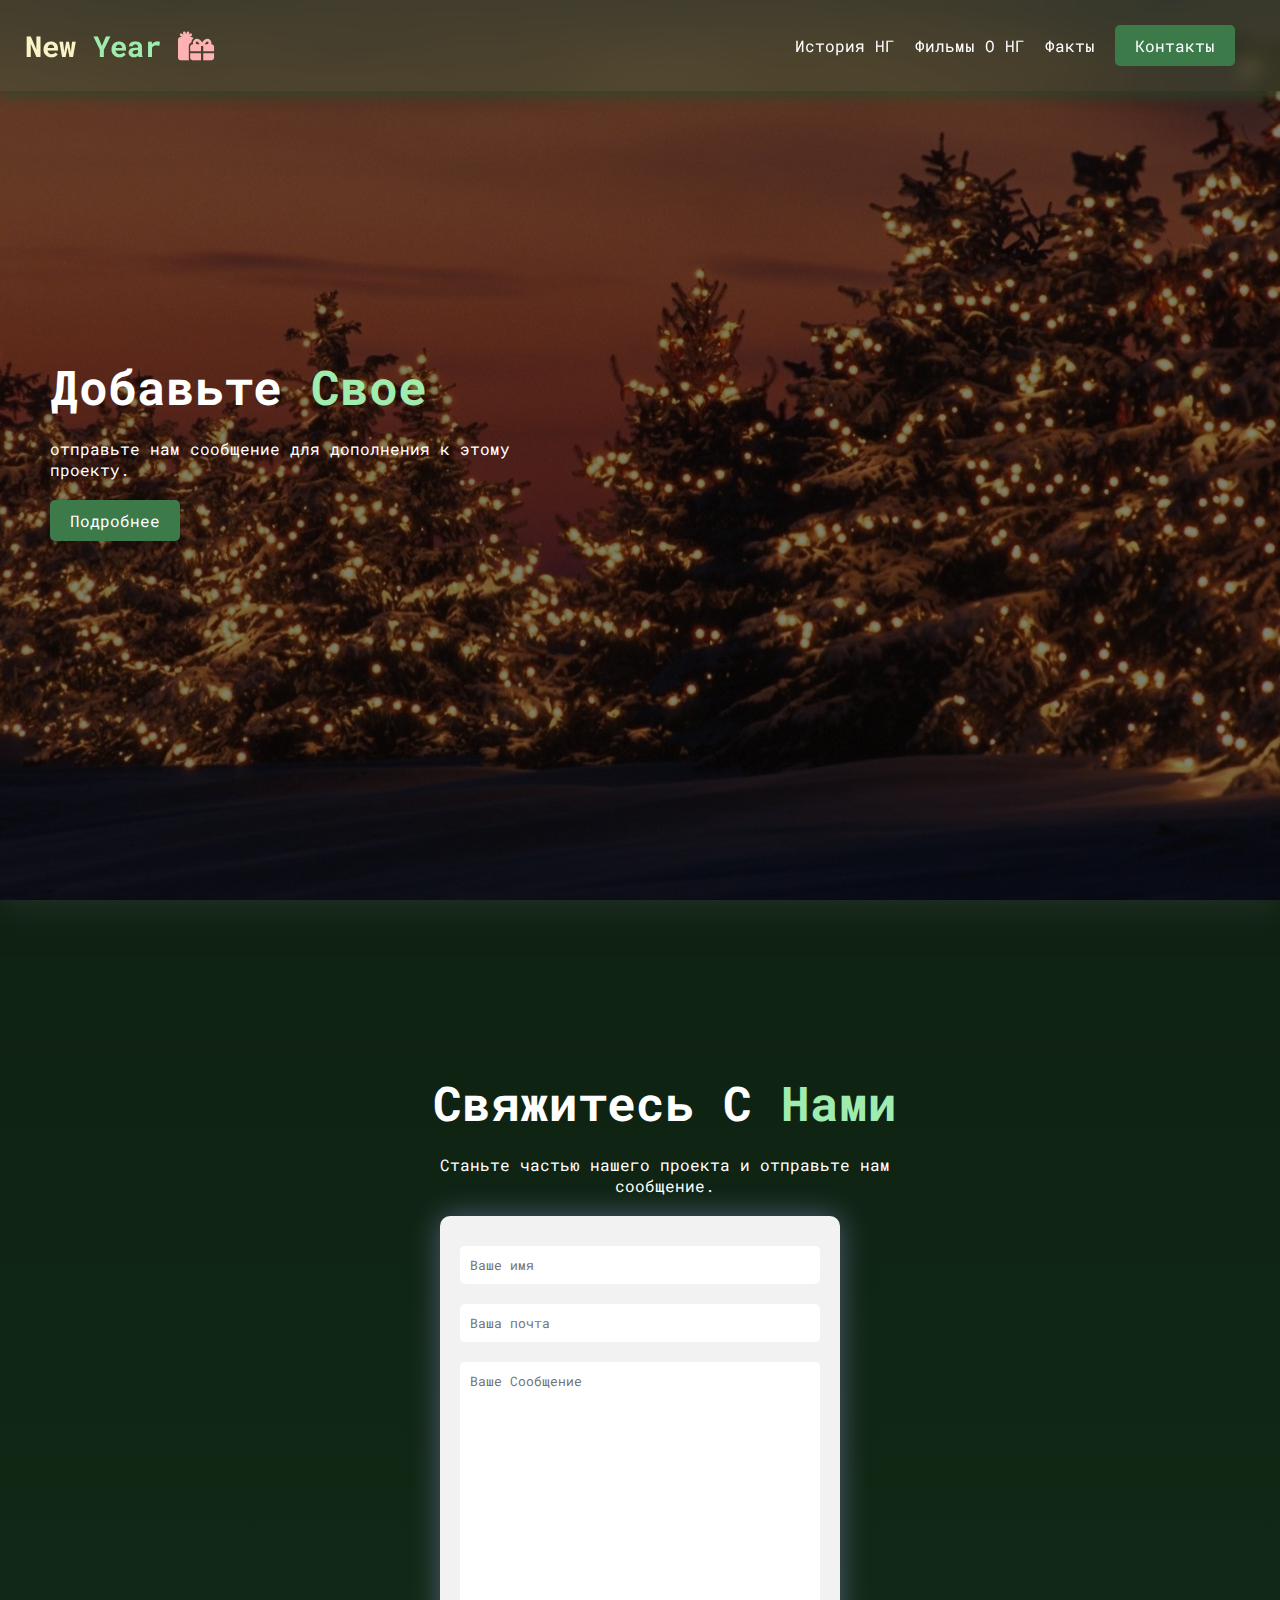
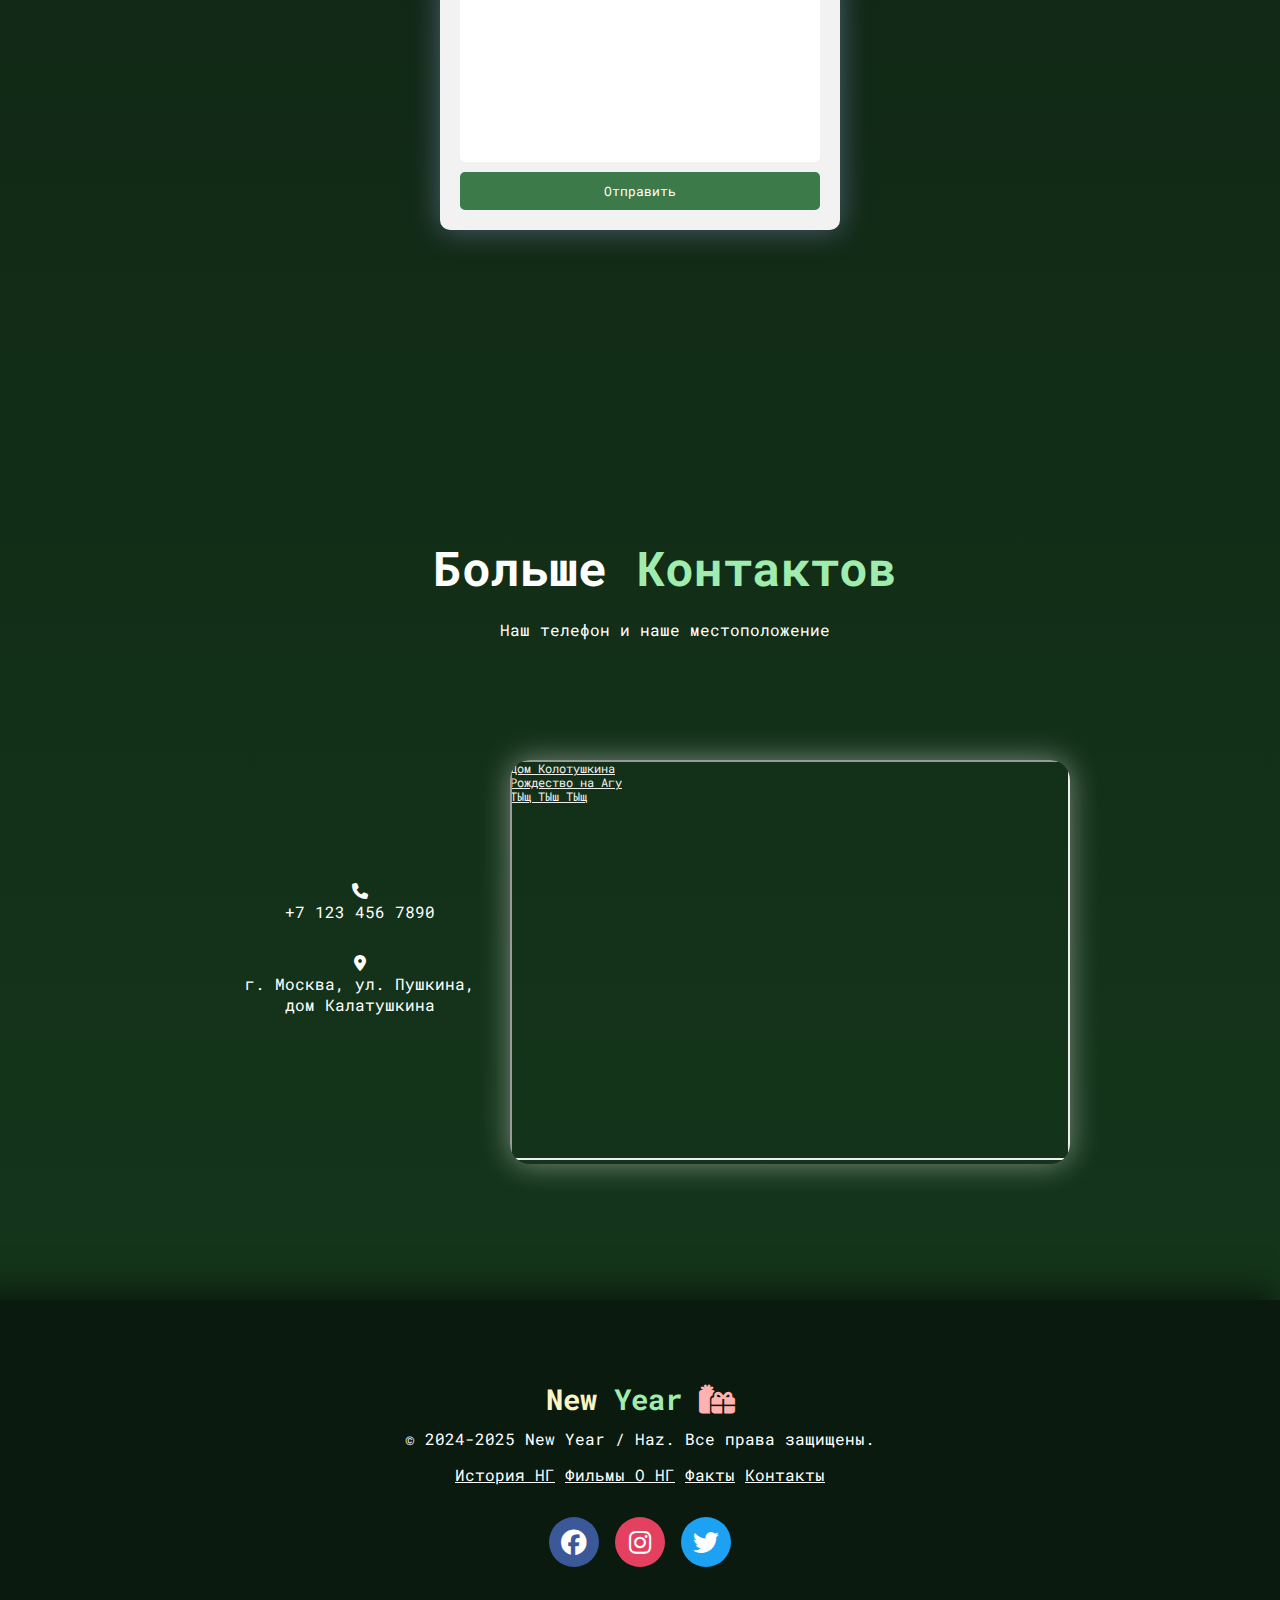
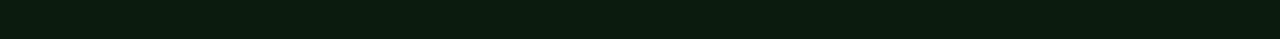
<file: pages/contacts.html>
<!DOCTYPE html>
<html lang="en">
<head>
    <meta charset="UTF-8">
    <meta name="viewport" content="width=device-width, initial-scale=1.0">
    <title>Contacs</title>
    <link rel="stylesheet" href="../styles/contacs.css">
    <link rel="stylesheet" href="../styles/style.css">
    <link rel="stylesheet" href="https://cdnjs.cloudflare.com/ajax/libs/font-awesome/6.7.2/css/all.min.css" integrity="sha512-Evv84Mr4kqVGRNSgIGL/F/aIDqQb7xQ2vcrdIwxfjThSH8CSR7PBEakCr51Ck+w+/U6swU2Im1vVX0SVk9ABhg==" crossorigin="anonymous" referrerpolicy="no-referrer" />
</head>
<body>

    <!-- snowfall -->
    <div id="snowfall-container"></div>

    <!-- header -->
    <header>
        <nav>
            <div class="container">
                <a href="../index.html" class="logo">New <span>Year </span><i class="fa-solid fa-gifts"></i></a>
                <div class="nav-list">
                    <a href="./history-of-new-year.html">История НГ</a>
                    <a href="./films.html">Фильмы О НГ</a>
                    <a href="./facts.html">Факты</a>
                    <a class="nav-btn" href="./contacts.html">Контакты</a>
                </div>
            </div>
        </nav>
        <div class="hero">
            <div class="text-container">
                <h1>Добавьте <span>Свое</span></h1>
                <p>отправьте нам сообщение для дополнения к этому проекту.</p>
                <a href="#contacts" class="btn">Подробнее</a>
            </div>
        </div>
    </header>

    <!-- main of html document -->

    <section class="contacts" id="contacts">
        <div class="container-block">
            <div class="text-container">
                <h2>Свяжитесь С <span>Нами</span></h2>
                <p>Станьте частью нашего проекта и отправьте нам сообщение.</p>
            </div>
            <form action="#">
                <input type="text" placeholder="Ваше имя" name="name">
                <input type="email" placeholder="Ваша почта" name="email">
                <textarea name="messege" id="messege" placeholder="Ваше Сообщение"></textarea>
                <button class="btn" type="submit">Отправить</button>
            </form>
        </div>
    </section>

    <section class="informations">
        <div class="container-block">
            <div class="text-container">
                <h2>Больше <span>Контактов</span></h2>
                <p>Наш телефон и наше местоположение</p>
            </div>
            <div class="container">
                <div class="ours">
                    <div class="info">
                        <i class="fa-solid fa-phone"></i>
                        <p>+7 123 456 7890</p>
                    </div>
                    <div class="info">
                        <i class="fa-solid fa-map-marker-alt"></i>
                        <p>г. Москва, ул. Пушкина, дом Калатушкина</p>
                    </div>
                </div>
                <div class="map" style="position:relative;overflow:hidden;"><a href="https://yandex.kz/maps/org/dom_kolotushkina/89067343641/?utm_medium=mapframe&utm_source=maps" style="color:#eee;font-size:12px;position:absolute;top:0px;">Дом Колотушкина</a><a href="https://yandex.kz/maps/1095/abakan/category/hardware_store/184107753/?utm_medium=mapframe&utm_source=maps" style="color:#eee;font-size:12px;position:absolute;top:14px;">Рождество на Агу</a><a href="https://yandex.kz/maps/1095/abakan/category/electric_and_gas_powered_tools/184107571/?utm_medium=mapframe&utm_source=maps" style="color:#eee;font-size:12px;position:absolute;top:28px;">ТЫщ ТЫш ТЫщ</a><iframe src="https://yandex.kz/map-widget/v1/?ll=91.420785%2C53.714429&mode=search&oid=89067343641&ol=biz&z=16.5" width="560" height="400" frameborder="1" allowfullscreen="true" style="position:relative;"></iframe></div>
            </div>
        </div>
    </section>

    <!-- footer -->

    <footer>
        <div class="container-block">
            <div class="text-footer">
                <a href="#" class="logo">New <span>Year </span><i class="fa-solid fa-gifts"></i></a>
                <p>&copy; 2024-2025 New Year / Haz. Все права защищены.</p>
            </div>
            <div class="links">
                <a href="./history-of-new-year.html">История НГ</a>
                <a href="./films.html">Фильмы О НГ</a>
                <a href="./facts.html">Факты</a>
                <a href="./contacts.html">Контакты </a>
            </div>
            <div class="soc">
                <a href="#" class="facebook"><i class="fa-brands fa-facebook"></i></a>
                <a href="#" class="instagramm"><i class="fa-brands fa-instagram"></i></a>
                <a href="#" class="twitter"><i class="fa-brands fa-twitter"></i></a>
            </div>
        </div>
    </footer>
    
    <!-- snowflake effect -->
    <script src="../javascript/snow.js"></script>
</body>
</html>
</file>
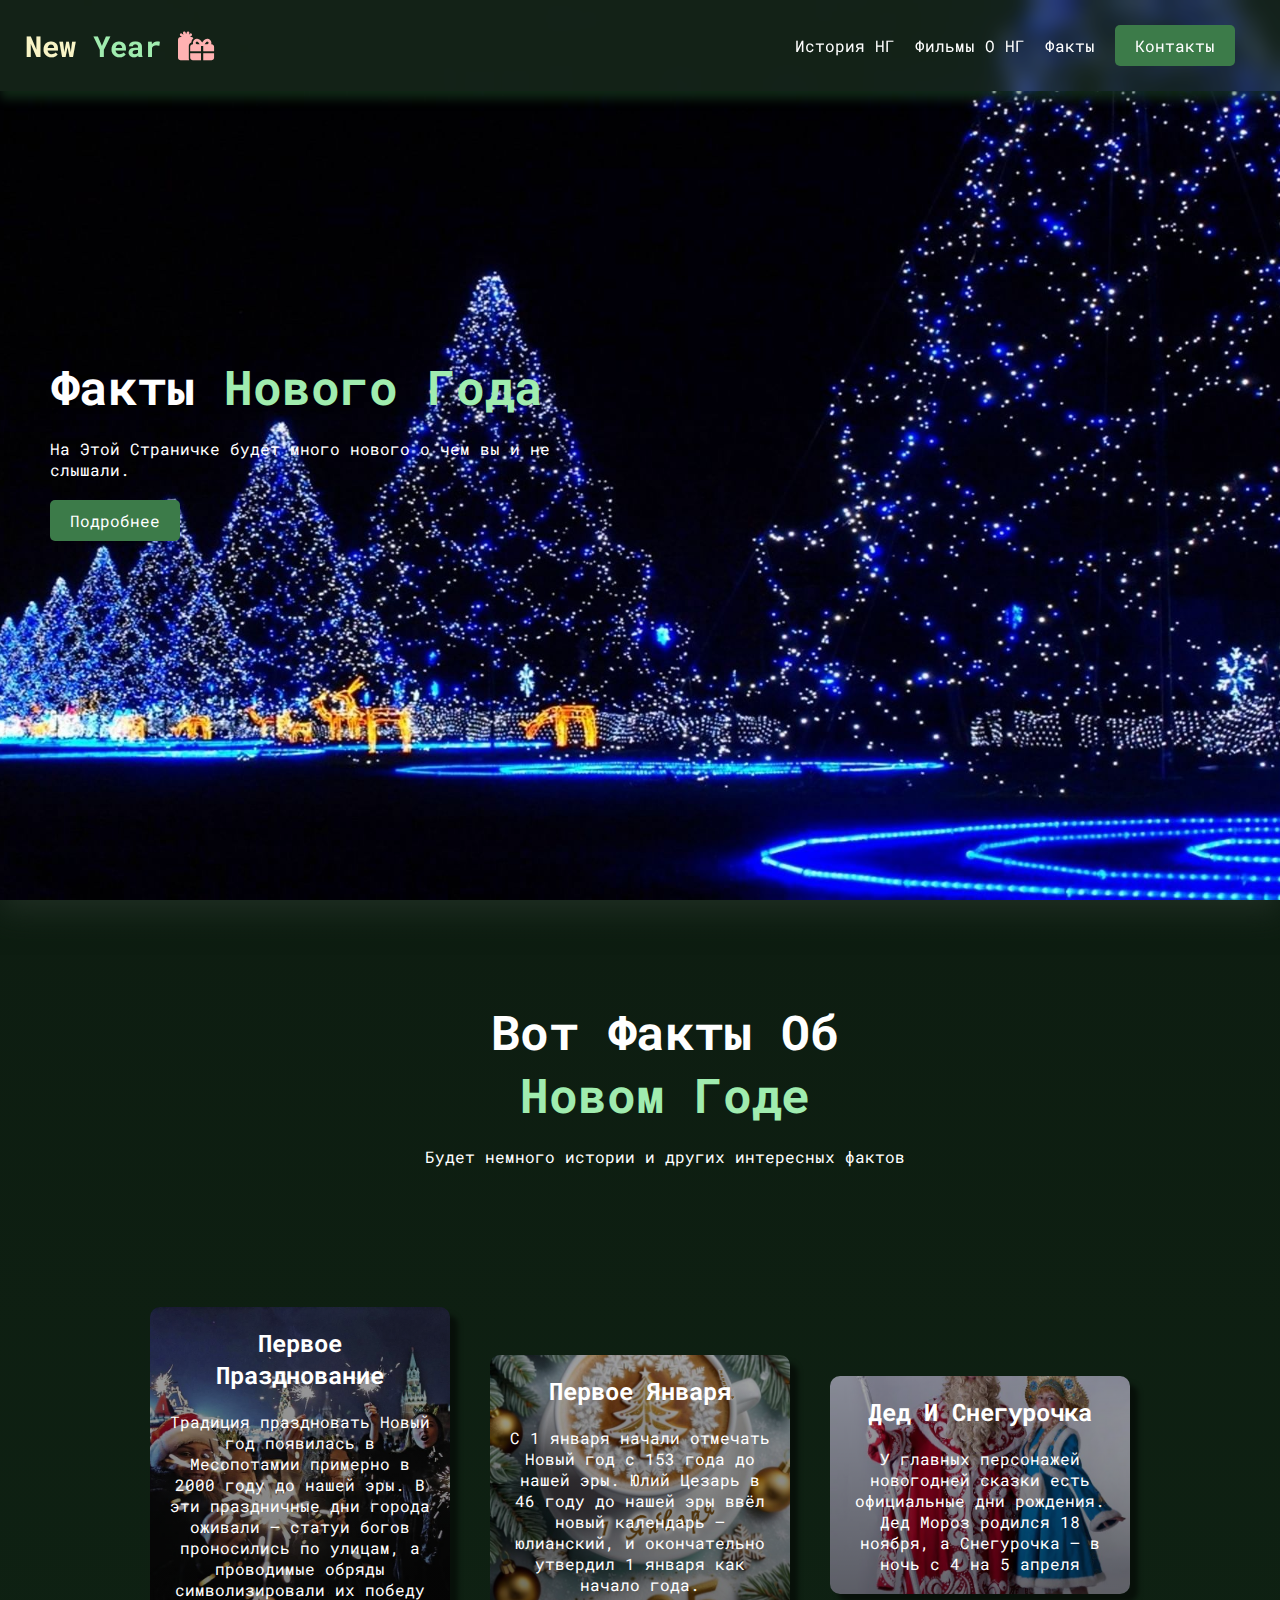
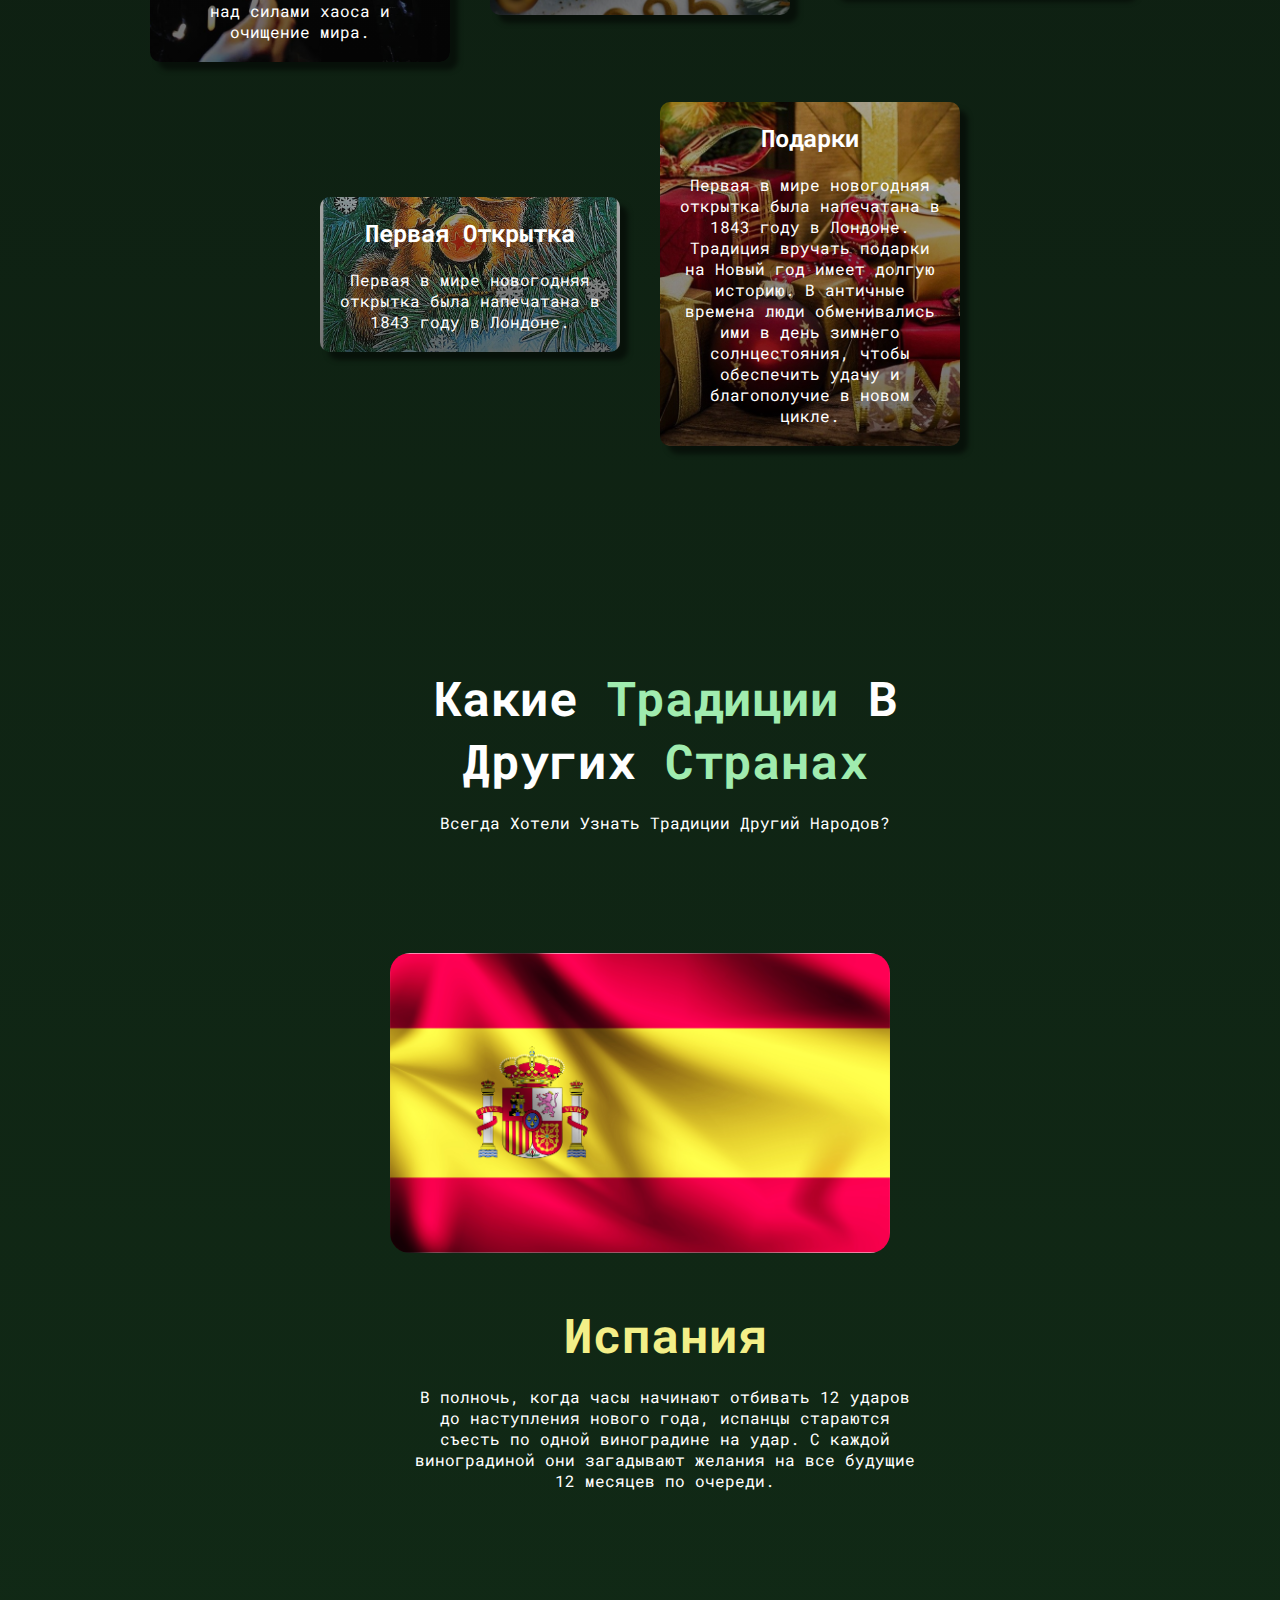
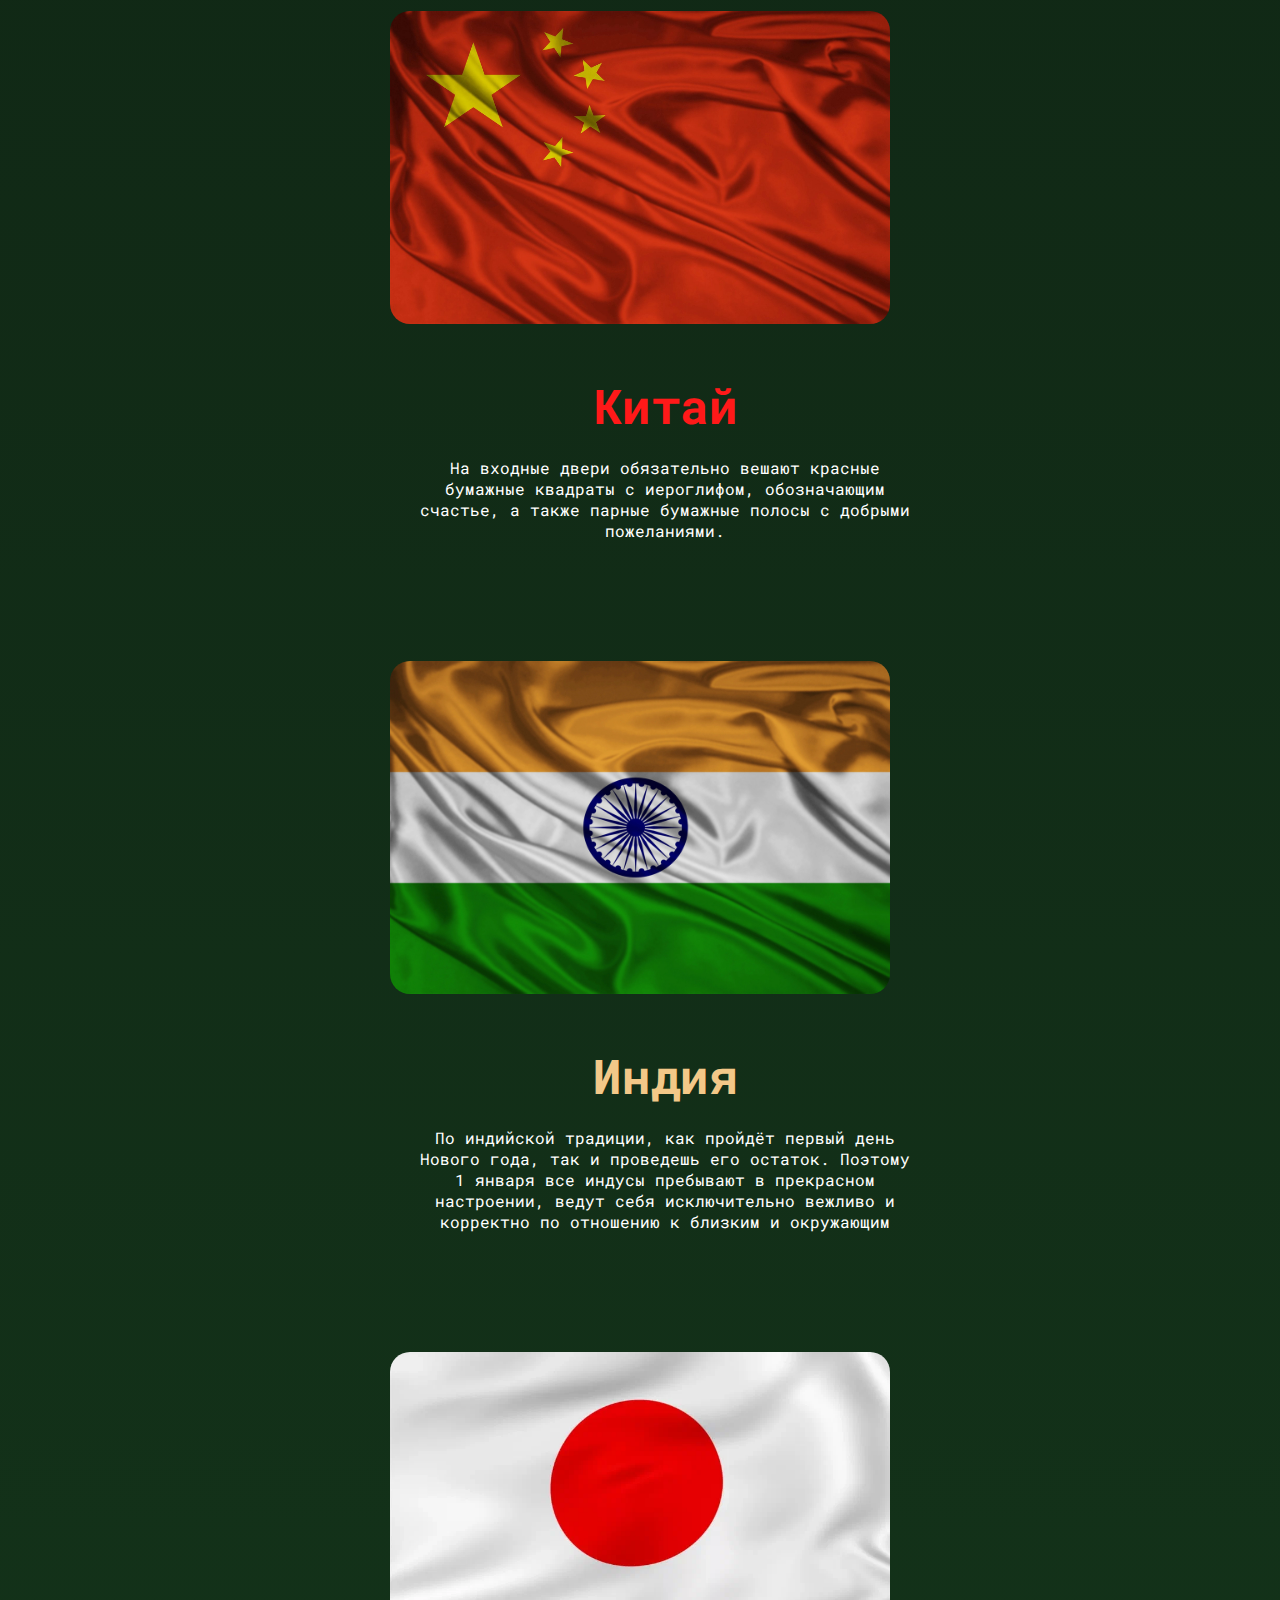
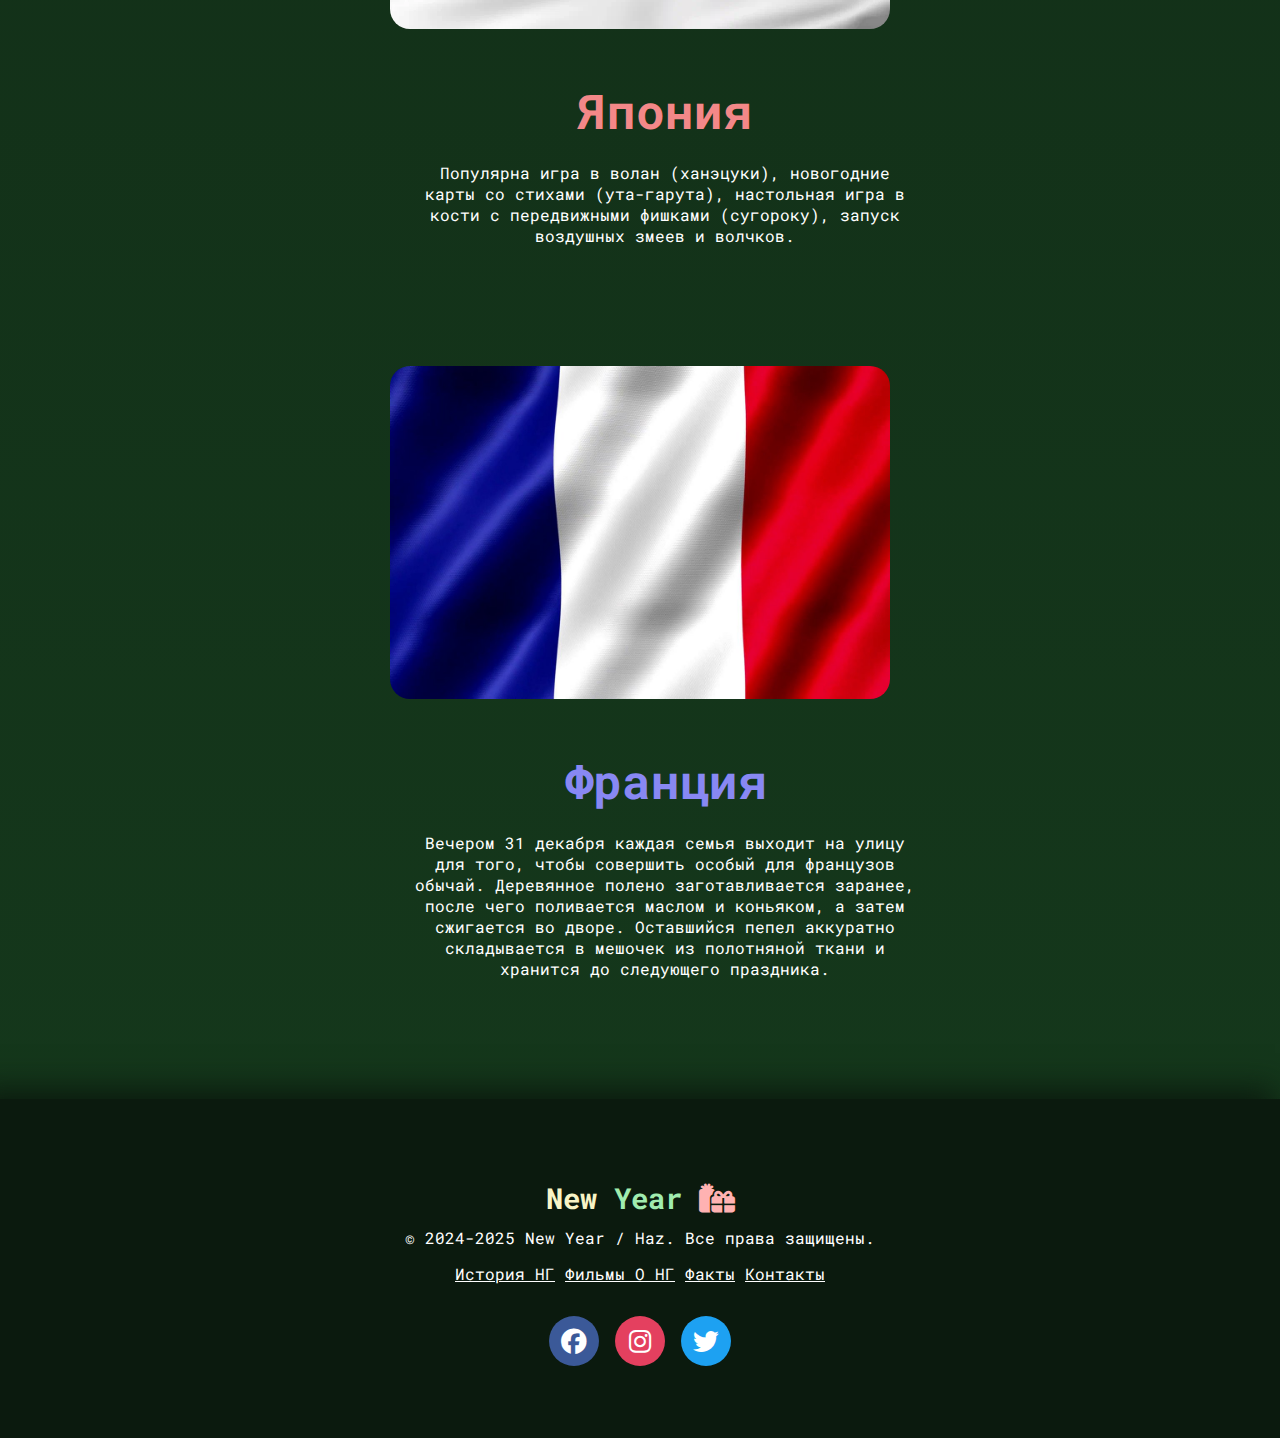
<file: pages/facts.html>
<!DOCTYPE html>
<html lang="en">
<head>
    <meta charset="UTF-8">
    <link rel="stylesheet" href="../styles/style.css">
    <meta name="viewport" content="width=4, initial-scale=1.0">
    <title>Facts</title>
    <link rel="stylesheet" href="https://cdnjs.cloudflare.com/ajax/libs/font-awesome/6.7.2/css/all.min.css" integrity="sha512-Evv84Mr4kqVGRNSgIGL/F/aIDqQb7xQ2vcrdIwxfjThSH8CSR7PBEakCr51Ck+w+/U6swU2Im1vVX0SVk9ABhg==" crossorigin="anonymous" referrerpolicy="no-referrer" />
    <link rel="stylesheet" href="../styles/facts.css">
</head>
<body>

    <!-- header section with hero -->

    <header>
        <nav>
            <div class="container">
                <a href="../index.html" class="logo">New <span>Year </span><i class="fa-solid fa-gifts"></i></a>
                <div class="nav-list">
                    <a href="./history-of-new-year.html">История НГ</a>
                    <a href="./films.html">Фильмы О НГ</a>
                    <a href="./facts.html">Факты</a>
                    <a class="nav-btn" href="./contacts.html">Контакты</a>
                </div>
            </div>
        </nav>
        <div class="hero">
            <div class="text-container">
                <h1>Факты <span>Нового Года</span></h1>
                <p>На Этой Страничке будет много нового о чем вы и не слышали.</p>
                <a href="#facts" class="btn">Подробнее</a>
            </div>
        </div>
    </header>

    <!-- main content site -->

    <main>

        <section class="facts" id="facts">
            <div class="container-block">
                <div class="text-container">
                    <h2>Вот Факты Об <span>Новом Годе</span></h2>
                    <p>Будет немного истории и других интересных фактов</p>
                </div>
                <div class="facts-list">
                    <div class="fact a">
                        <h2>Первое Празднование</h2>
                        <p>Традиция праздновать Новый год появилась в Месопотамии примерно в 2000 году до нашей эры. В эти праздничные дни города оживали — статуи богов проносились по улицам, а проводимые обряды символизировали их победу над силами хаоса и очищение мира.</p>
                    </div>
                    <div class="fact b">
                        <h2>Первое Января</h2>
                        <p>С 1 января начали отмечать Новый год с 153 года до нашей эры. Юлий Цезарь в 46 году до нашей эры ввёл новый календарь — юлианский, и окончательно утвердил 1 января как начало года.</p>
                    </div>
                    <div class="fact c">
                        <h2>Дед И Снегурочка</h2>
                        <p>У главных персонажей новогодней сказки есть официальные дни рождения. Дед Мороз родился 18 ноября, а Снегурочка — в ночь с 4 на 5 апреля</p>
                    </div>
                    <div class="fact d">
                        <h2>Первая Открытка</h2>
                        <p>Первая в мире новогодняя открытка была напечатана в 1843 году в Лондоне. </p>
                    </div>
                    <div class="fact e">
                        <h2>Подарки</h2>
                        <p>Первая в мире новогодняя открытка была напечатана в 1843 году в Лондоне. Традиция вручать подарки на Новый год имеет долгую историю. В античные времена люди обменивались ими в день зимнего солнцестояния, чтобы обеспечить удачу и благополучие в новом цикле.</p>
                    </div>
                </div>
            </div>
        </section>

        <!-- section tradition our contries -->

        <section class="traditions" id="trad">
            <div class="container-block">
                <div class="text-container">
                    <h2>Какие <span>Традиции</span> В Других<span> Странах</span></h2>
                    <p>Всегда Хотели Узнать Традиции Другий Народов?</p>
                </div>
                <div class="trad-list">
                    <div class="spain trad">
                        <div class="text-container">
                            <h2><span style="color: rgb(243, 239, 136);">Испания</span></h2>
                            <p>В полночь, когда часы начинают отбивать 12 ударов до наступления нового года, испанцы стараются съесть по одной виноградине на удар. С каждой виноградиной они загадывают желания на все будущие 12 месяцев по очереди.</p>
                        </div>
                        <img src="../images/countryes/spain.jpg" alt="">
                    </div>
                    <div class="china trad">
                        <div class="text-container">
                            <h2><span style="color: rgb(255, 25, 25);">Китай</span></h2>
                            <p> На входные двери обязательно вешают красные бумажные квадраты с иероглифом, обозначающим счастье, а также парные бумажные полосы с добрыми пожеланиями.</p>
                        </div>
                        <img src="../images/countryes/chinf.jpg" alt="">
                    </div>
                    <div class="india trad">
                        <div class="text-container">
                            <h2><span style="color: rgb(243, 200, 136);">Индия</span></h2>
                            <p>По индийской традиции, как пройдёт первый день Нового года, так и проведешь его остаток. Поэтому 1 января все индусы пребывают в прекрасном настроении, ведут себя исключительно вежливо и корректно по отношению к близким и окружающим</p>
                        </div>
                        <img src="../images/countryes/india.jpg" alt="">
                    </div>
                    <div class="japan trad">
                        <div class="text-container">
                            <h2><span style="color: rgb(243, 136, 136);">Япония</span></h2>
                            <p>Популярна игра в волан (ханэцуки), новогодние карты со стихами (ута-гарута), настольная игра в кости с передвижными фишками (сугороку), запуск воздушных змеев и волчков. </p>
                        </div>
                        <img src="../images/countryes/japan.webp" alt="">
                    </div>
                    <div class="france trad">
                        <div class="text-container">
                            <h2><span style="color: rgb(136, 136, 243);">Франция</span></h2>
                            <p> Вечером 31 декабря каждая семья выходит на улицу для того, чтобы совершить особый для французов обычай. Деревянное полено заготавливается заранее, после чего поливается маслом и коньяком, а затем сжигается во дворе. Оставшийся пепел аккуратно складывается в мешочек из полотняной ткани и хранится до следующего праздника.  </p>
                        </div>
                        <img src="../images/countryes/France.jpg" alt="">
                    </div>

                </div>
            </div>
        </section>

    </main>

    <!-- footer -->

    <footer>
        <div class="container-block">
            <div class="text-footer">
                <a href="#" class="logo">New <span>Year </span><i class="fa-solid fa-gifts"></i></a>
                <p>&copy; 2024-2025 New Year / Haz. Все права защищены.</p>
            </div>
            <div class="links">
                <a href="./history-of-new-year.html">История НГ</a>
                <a href="./films.html">Фильмы О НГ</a>
                <a href="./facts.html">Факты</a>
                <a href="./contacts.html">Контакты </a>
            </div>
            <div class="soc">
                <a href="#" class="facebook"><i class="fa-brands fa-facebook"></i></a>
                <a href="#" class="instagramm"><i class="fa-brands fa-instagram"></i></a>
                <a href="#" class="twitter"><i class="fa-brands fa-twitter"></i></a>
            </div>
        </div>
    </footer>

    <!-- snowflake effect -->
    <script src="../javascript/snow.js"></script>
</body>
</html>
</file>
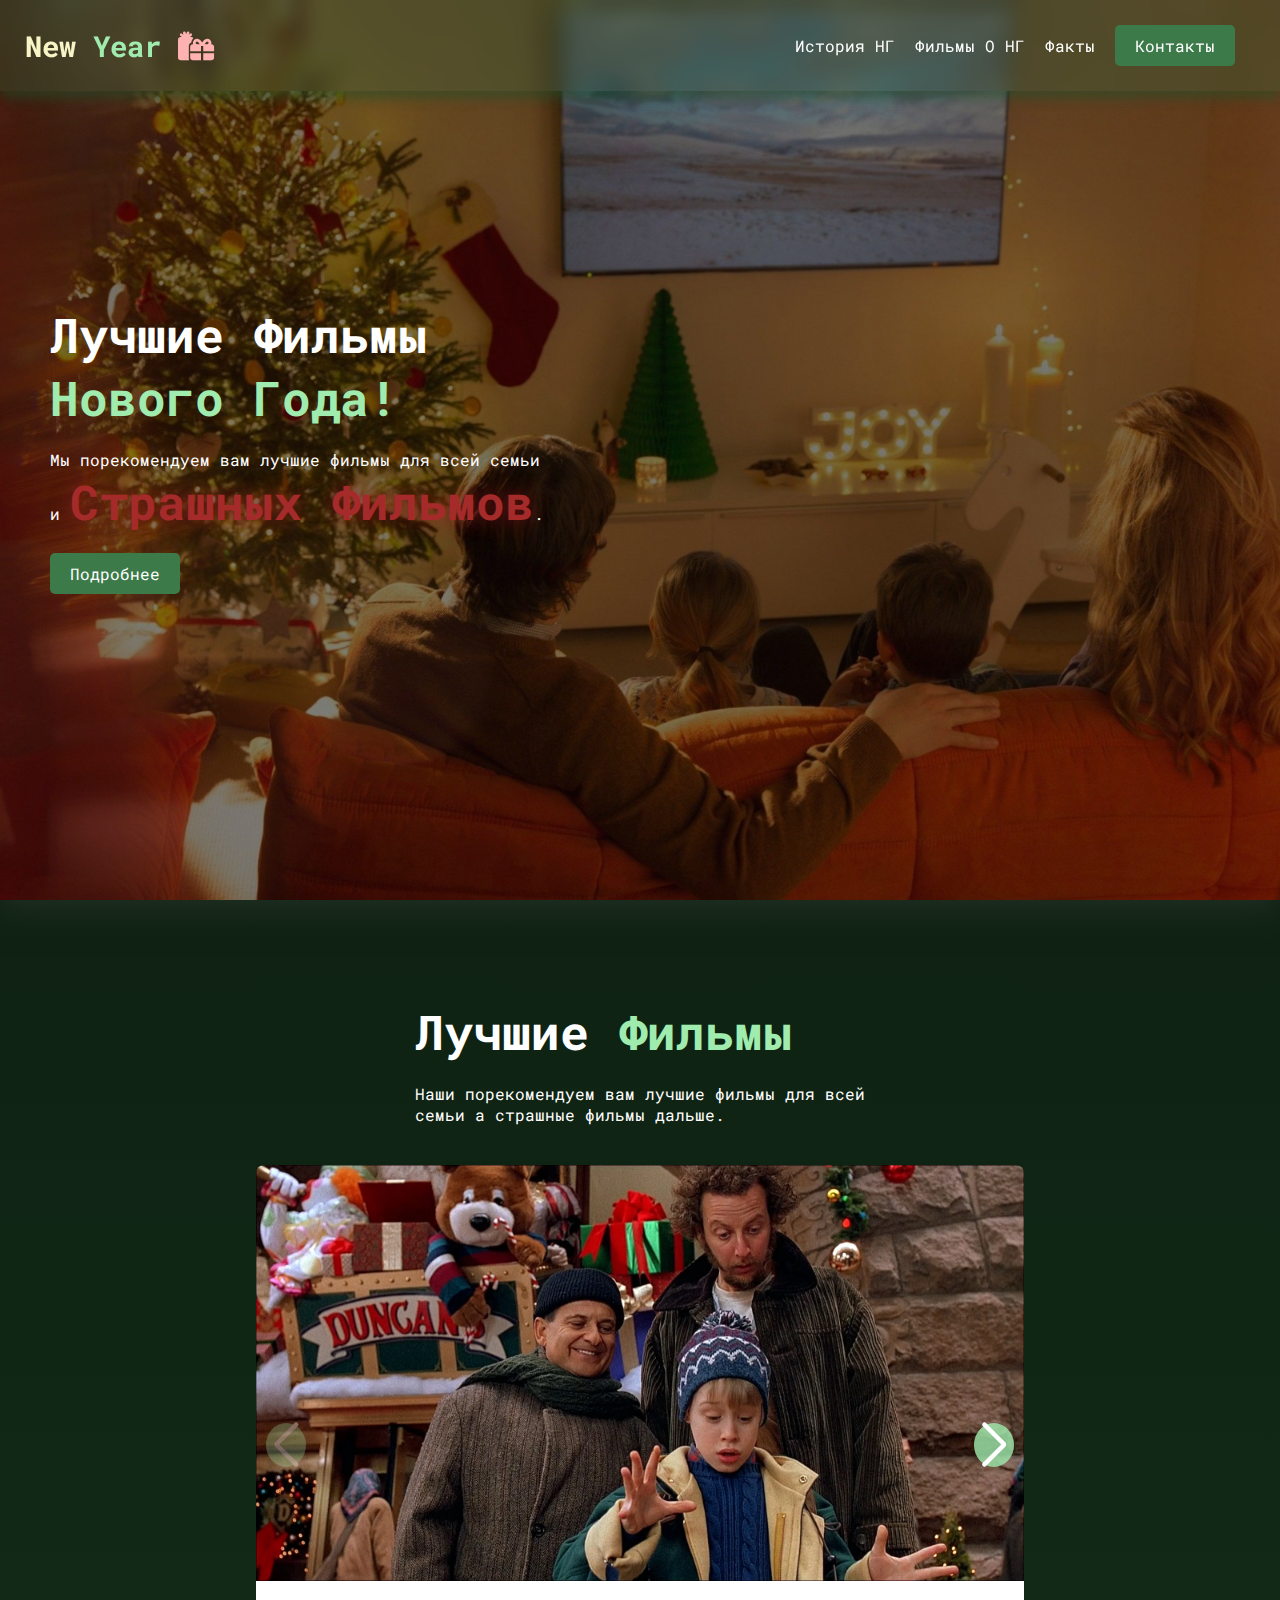
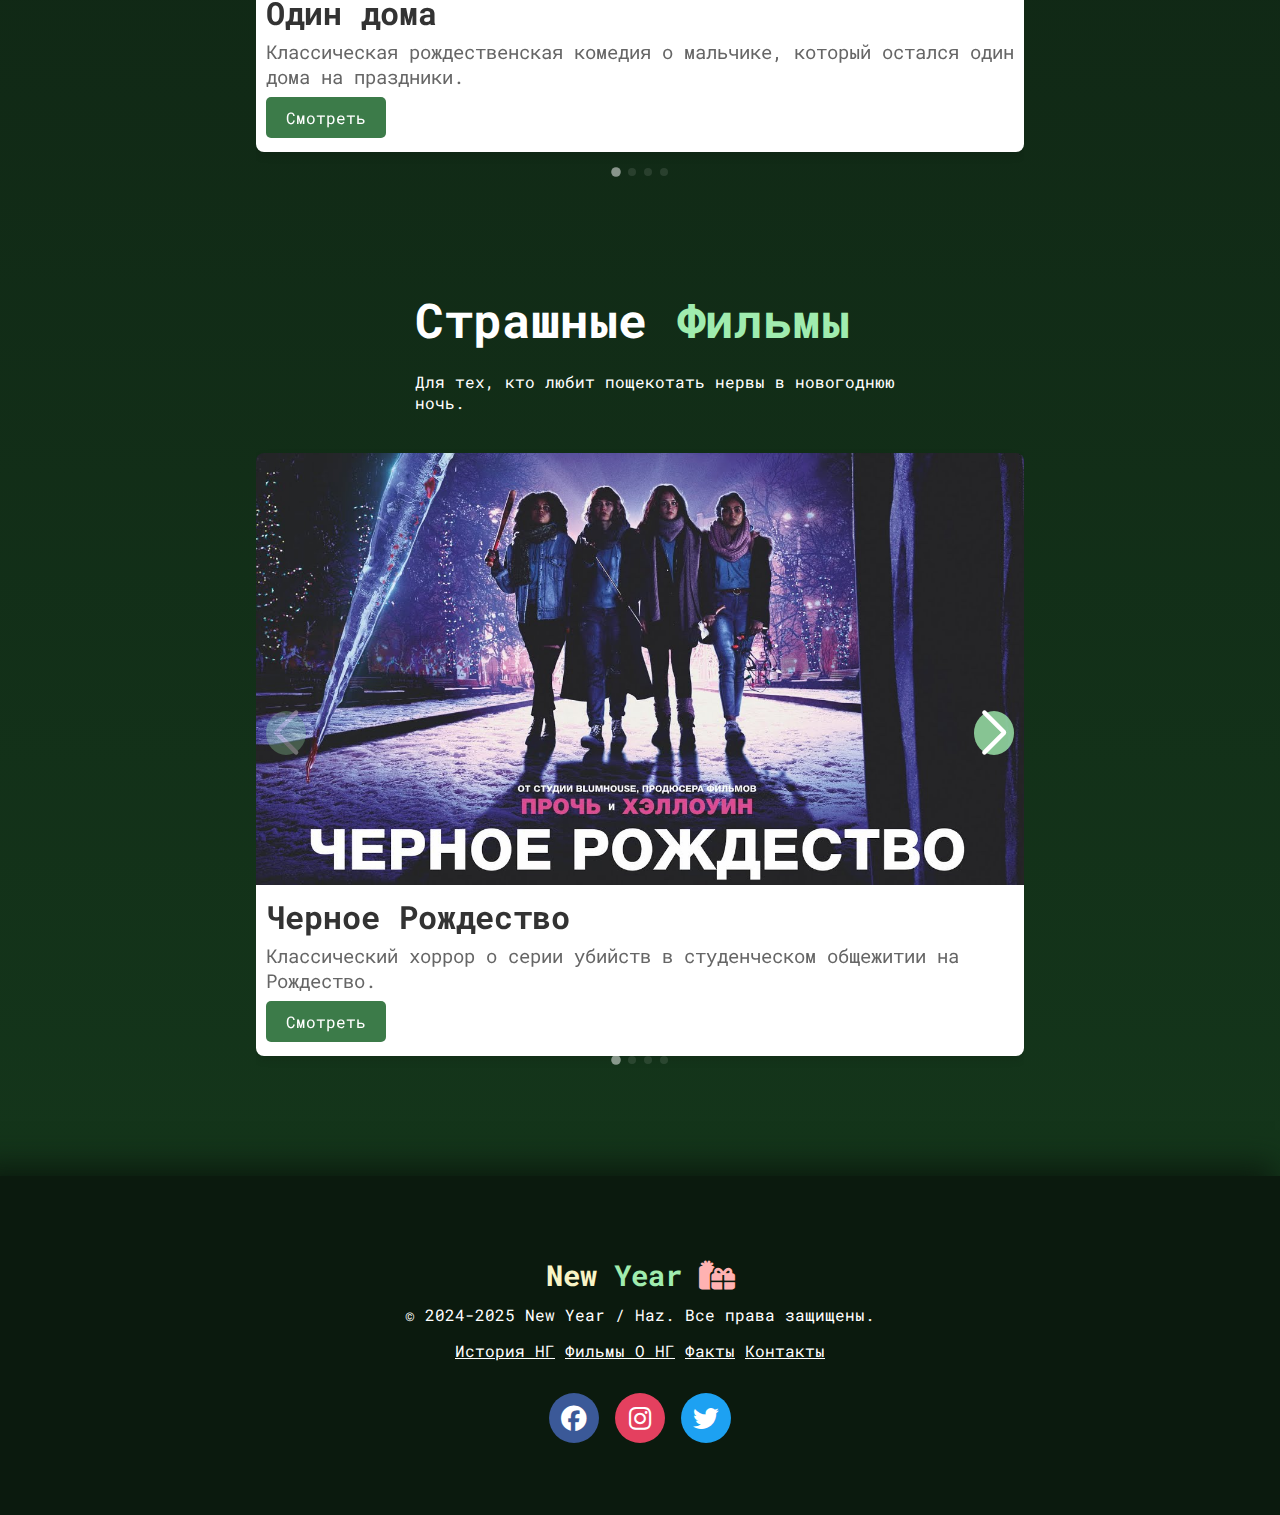
<file: pages/films.html>
<!DOCTYPE html>
<html lang="en">
<head>
    <meta charset="UTF-8">
    <meta name="viewport" content="width=device-width, initial-scale=1.0">
    <title>Films</title>
    <link rel="stylesheet" href="https://cdnjs.cloudflare.com/ajax/libs/font-awesome/6.7.2/css/all.min.css" integrity="sha512-Evv84Mr4kqVGRNSgIGL/F/aIDqQb7xQ2vcrdIwxfjThSH8CSR7PBEakCr51Ck+w+/U6swU2Im1vVX0SVk9ABhg==" crossorigin="anonymous" referrerpolicy="no-referrer" />
    <link rel="stylesheet" href="../styles/film.css">
    <link rel="stylesheet" href="https://unpkg.com/swiper/swiper-bundle.min.css" />
    <link rel="stylesheet" href="../styles/style.css">
</head>
<body>

    <!-- snowfall -->
    <div id="snowfall-container"></div>


    <!-- header -->

    <header>
        <nav>
            <div class="container">
                <a href="../index.html" class="logo">New <span>Year </span><i class="fa-solid fa-gifts"></i></a>
                <div class="nav-list">
                    <a href="./history-of-new-year.html">История НГ</a>
                    <a href="./films.html">Фильмы О НГ</a>
                    <a href="./facts.html">Факты</a>
                    <a class="nav-btn" href="./contacts.html">Контакты</a>
                </div>
            </div>
        </nav>
        <div class="hero">
            <div class="text-container">
                <h1>Лучшие Фильмы <span>Нового Года!</span></h1>
                <p>Мы порекомендуем вам лучшие фильмы для всей семьи и <span style="color: brown;font-weight: bolder;text-shadow: 0px 0px 20px #991b1bc3;">Страшных Фильмов</span>.</p>
                <a href="#films" class="btn">Подробнее</a>
            </div>
        </div>
    </header>

    <!-- main of html document -->
    
    <main>
        <section class="films" id="films">

            <div class="text-container">
                <h2>Лучшие <span>Фильмы</span></h2>
                <p>Наши порекомендуем вам лучшие фильмы для всей семьи а страшные фильмы дальше.</p>
            </div>

            <div class="swiper-container" style="width: 60%; margin: 0 auto;">
                <div class="swiper-wrapper">
                    <!-- Slide 1 -->
                    <div class="swiper-slide">
                        <img src="../images/slide-alone.webp" alt="Movie 1">
                        <div class="slide-content">
                            <h3>Один дома</h3>
                            <p>Классическая рождественская комедия о мальчике, который остался один дома на праздники.</p>
                            <a class="btn" href="#">Смотреть</a>
                        </div>
                    </div>
                    <!-- Slide 2 -->
                    <div class="swiper-slide">
                        <img src="../images/slider-grinch.jpg" alt="Movie 2">
                        <div class="slide-content">
                            <h3>Гринч - похититель Рождества</h3>
                            <p>Забавная история о зеленом существе, которое пытается украсть Рождество.</p>
                            <a class="btn" href="#">Смотреть</a>
                        </div>
                    </div>
                    <!-- Slide 3 -->
                    <div class="swiper-slide">
                        <img src="../images/slide-polar.webp" alt="Movie 3">
                        <div class="slide-content">
                            <h3>Полярный экспресс</h3>
                            <p>Волшебное путешествие мальчика на Северный полюс в канун Рождества.</p>
                            <a class="btn" href="#">Смотреть</a>
                        </div>
                    </div>
                    <!-- slide 4 -->
                    <div class="swiper-slide">
                        <img src="../images/slide-christ.jfif" alt="Movie 3">
                        <div class="slide-content">
                            <h3>Рождественская история</h3>
                            <p>Экранизация классической повести Чарльза Диккенса о скряге Эбенезере Скрудже.</p>
                            <a class="btn" href="#">Смотреть</a>
                        </div>
                    </div>
                </div>
                <!-- Add pagination -->
                <div class="swiper-pagination"></div>
                <!-- Add navigation buttons -->
                <div class="swiper-button-prev"></div>
                <div class="swiper-button-next"></div>
            </div>
        </section>
        <!-- Слайдер с страшными фильмами (новый) -->
        <section style="margin-top: 100px;" class="films">
            <div class="text-container">
                <h2>Страшные <span>Фильмы</span></h2>
                <p>Для тех, кто любит пощекотать нервы в новогоднюю ночь.</p>
            </div>

            <div class="swiper-container" style="width: 60%; margin: 0 auto;">
                <div class="swiper-wrapper">
                    <!-- Slide 1 -->
                    <div class="swiper-slide">
                        <img src="../images/scary-movies/black-christmas.jpg" alt="Black Christmas">
                        <div class="slide-content">
                            <h3>Черное Рождество</h3>
                            <p>Классический хоррор о серии убийств в студенческом общежитии на Рождество.</p>
                            <a class="btn" href="#">Смотреть</a>
                        </div>
                    </div>
                    <!-- Slide 2 -->
                    <div class="swiper-slide">
                        <img src="../images/scary-movies/krampus.jpg" alt="Krampus">
                        <div class="slide-content">
                            <h3>Крампус</h3>
                            <p>История о злом духе, который наказывает тех, кто не верит в Рождество.</p>
                            <a class="btn" href="#">Смотреть</a>
                        </div>
                    </div>
                    <!-- Slide 3 -->
                    <div class="swiper-slide">
                        <img src="../images/scary-movies/the-lodge.jpg" alt="The Lodge">
                        <div class="slide-content">
                            <h3>Лодж</h3>
                            <p>Психологический хоррор о семье, застрявшей в заснеженном домике.</p>
                            <a class="btn" href="#">Смотреть</a>
                        </div>
                    </div>
                    <!-- Slide 4 -->
                    <div class="swiper-slide">
                        <img src="../images/scary-movies/wind-chill.jpg" alt="Wind Chill">
                        <div class="slide-content">
                            <h3>Морозный ветер</h3>
                            <p>История о двух студентах, которые сталкиваются с призраками на заснеженной дороге.</p>
                            <a class="btn" href="#">Смотреть</a>
                        </div>
                    </div>
                </div>
                <!-- Add pagination -->
                <div class="swiper-pagination"></div>
                <!-- Add navigation buttons -->
                <div class="swiper-button-prev"></div>
                <div class="swiper-button-next"></div>
            </div>
        </section>
    </main>

    <!-- footer -->

    <footer>
        <div class="container-block">
            <div class="text-footer">
                <a href="#" class="logo">New <span>Year </span><i class="fa-solid fa-gifts"></i></a>
                <p>&copy; 2024-2025 New Year / Haz. Все права защищены.</p>
            </div>
            <div class="links">
                <a href="./history-of-new-year.html">История НГ</a>
                <a href="./films.html">Фильмы О НГ</a>
                <a href="./facts.html">Факты</a>
                <a href="./contacts.html">Контакты </a>
            </div>
            <div class="soc">
                <a href="#" class="facebook"><i class="fa-brands fa-facebook"></i></a>
                <a href="#" class="instagramm"><i class="fa-brands fa-instagram"></i></a>
                <a href="#" class="twitter"><i class="fa-brands fa-twitter"></i></a>
            </div>
        </div>
    </footer>

    <!-- snowflake effect -->
    <script src="../javascript/snow.js"></script>
    <!-- Add Swiper JS -->
    <script src="https://unpkg.com/swiper/swiper-bundle.min.js"></script>
    <script src="../javascript/swiper.js"></script>
</body>
</html>
</file>
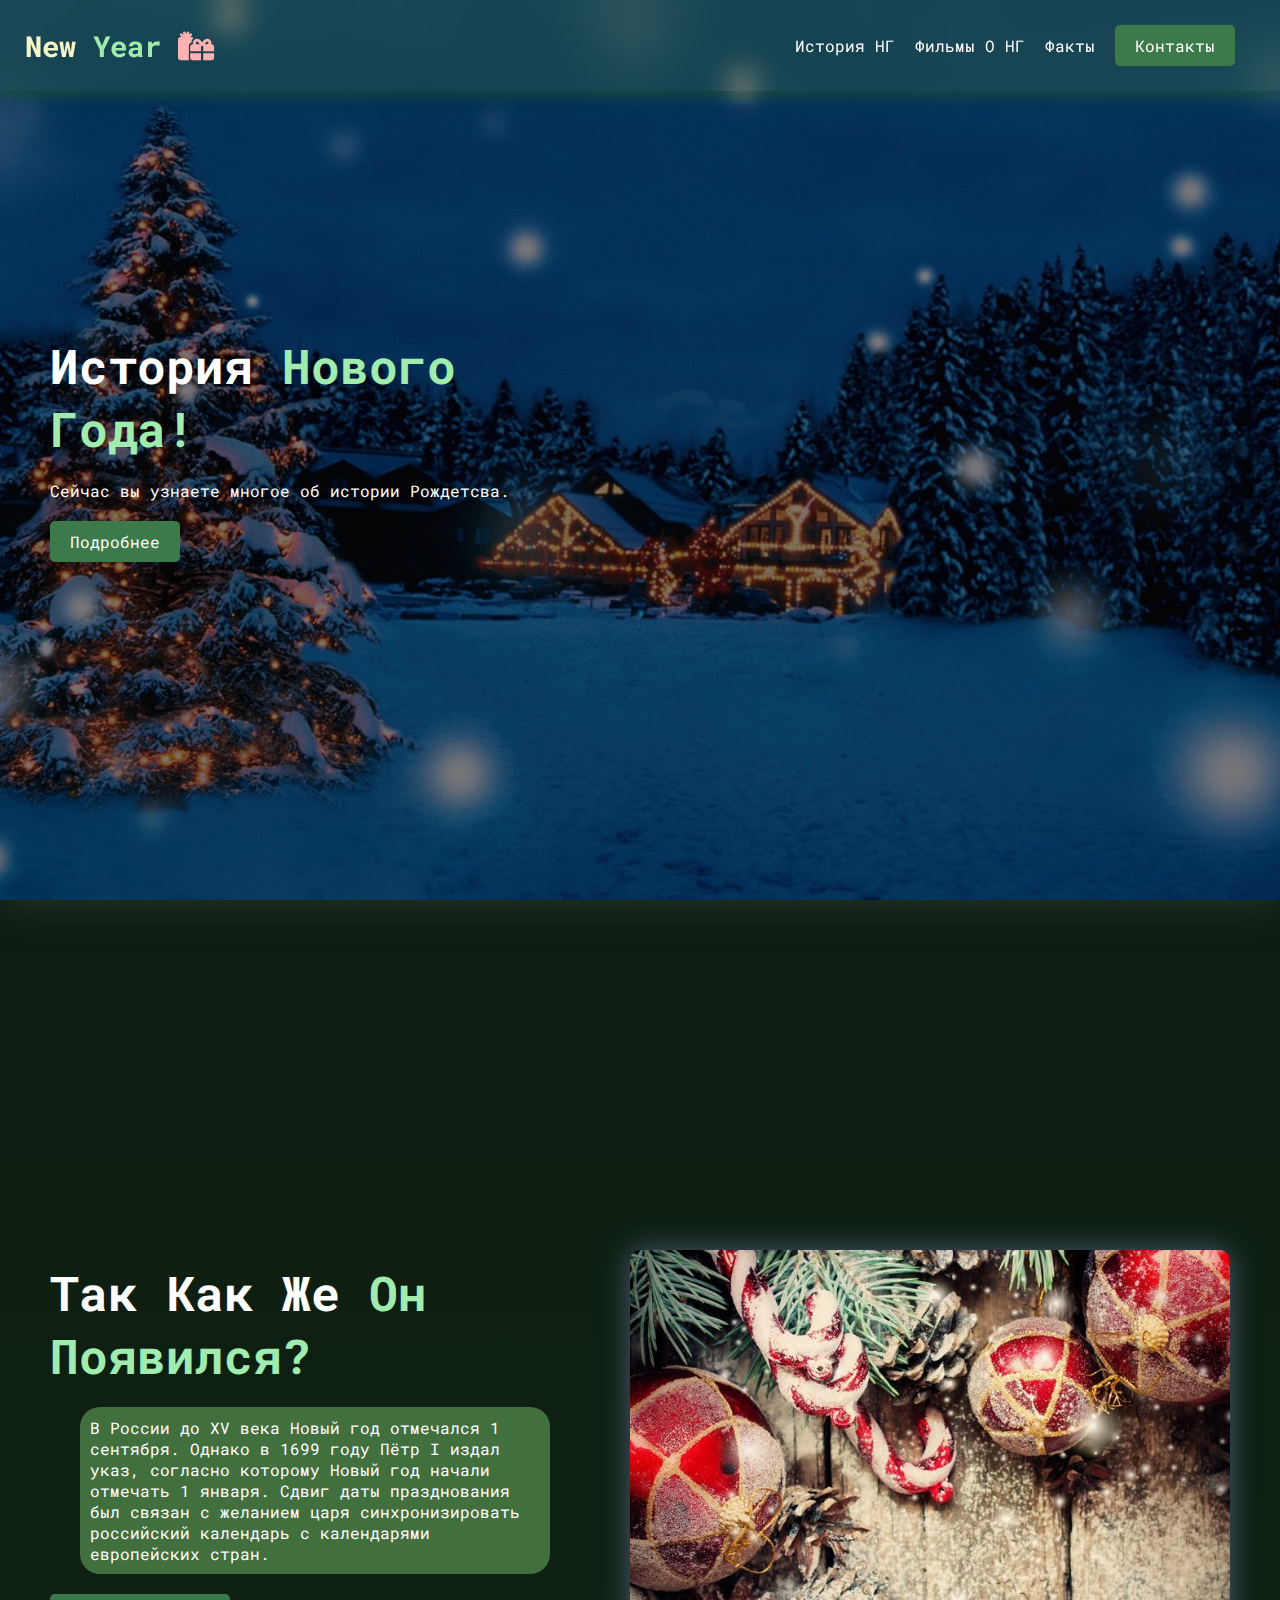
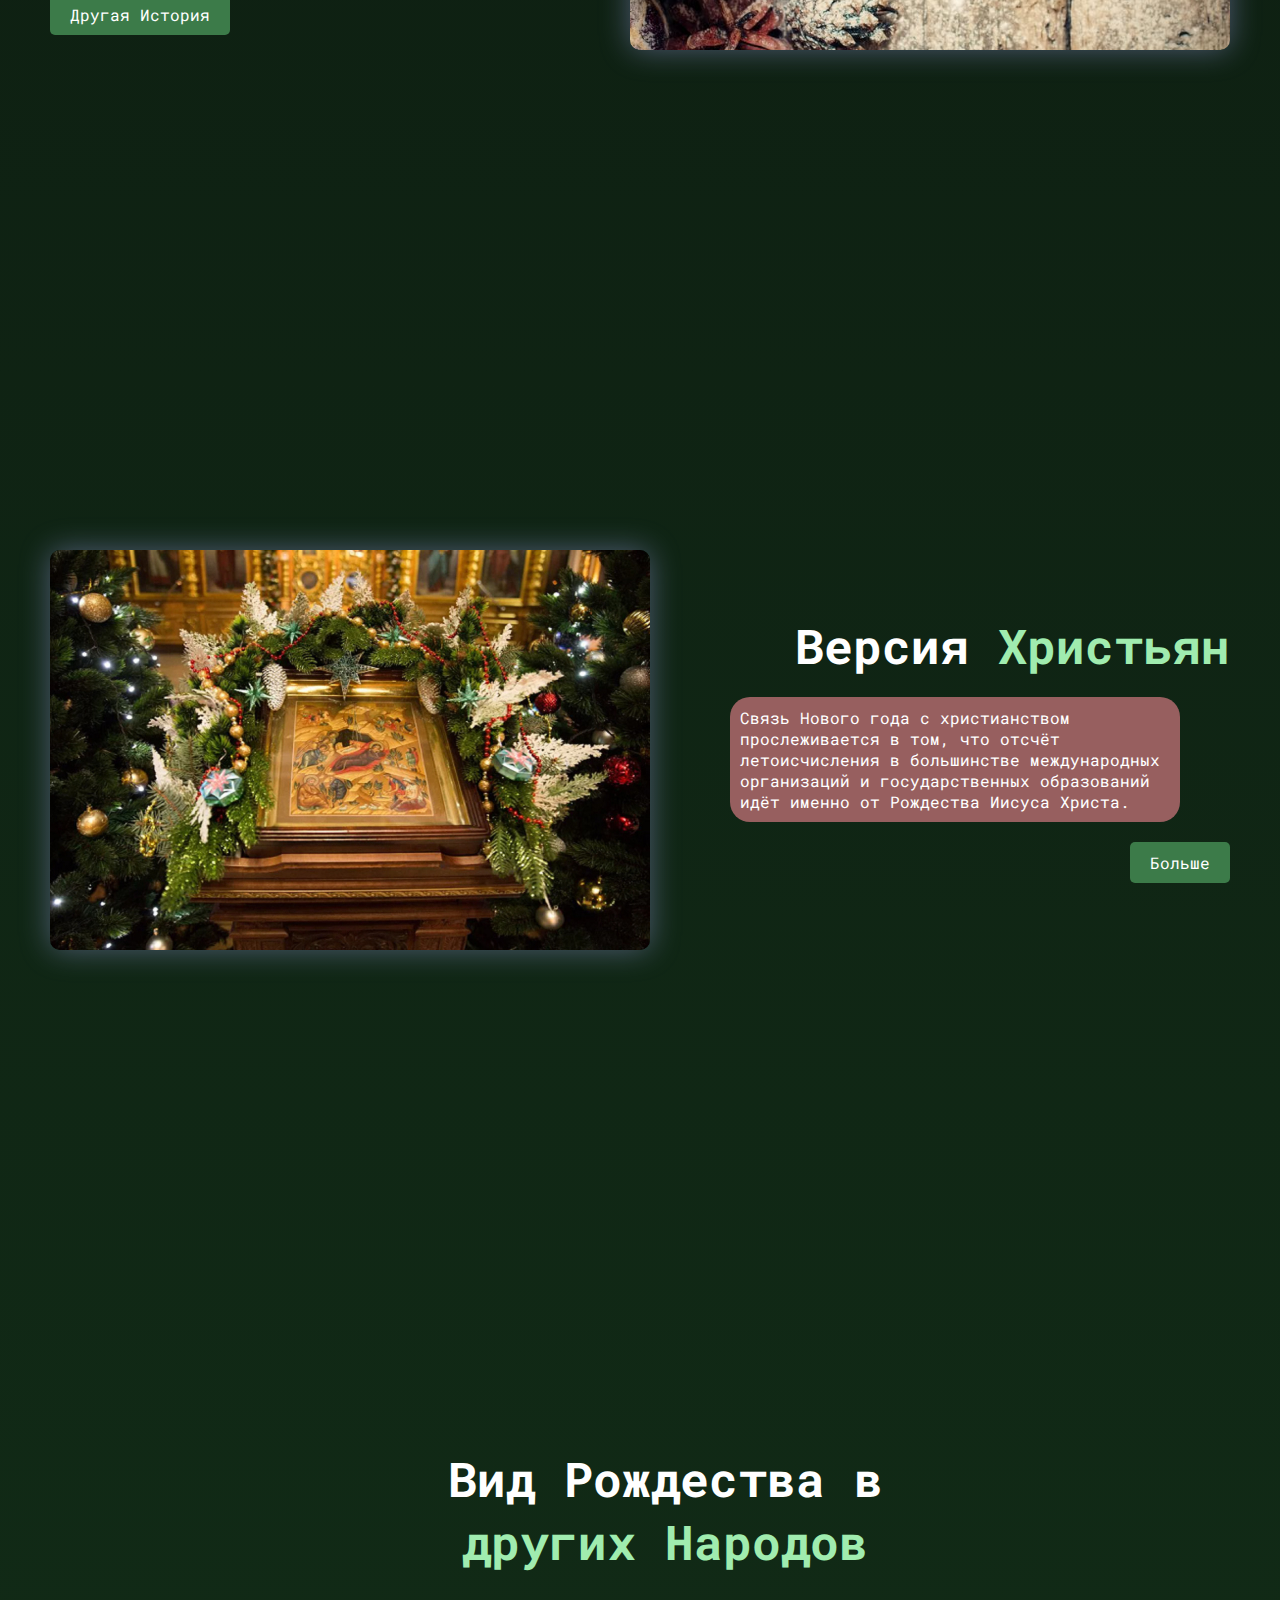
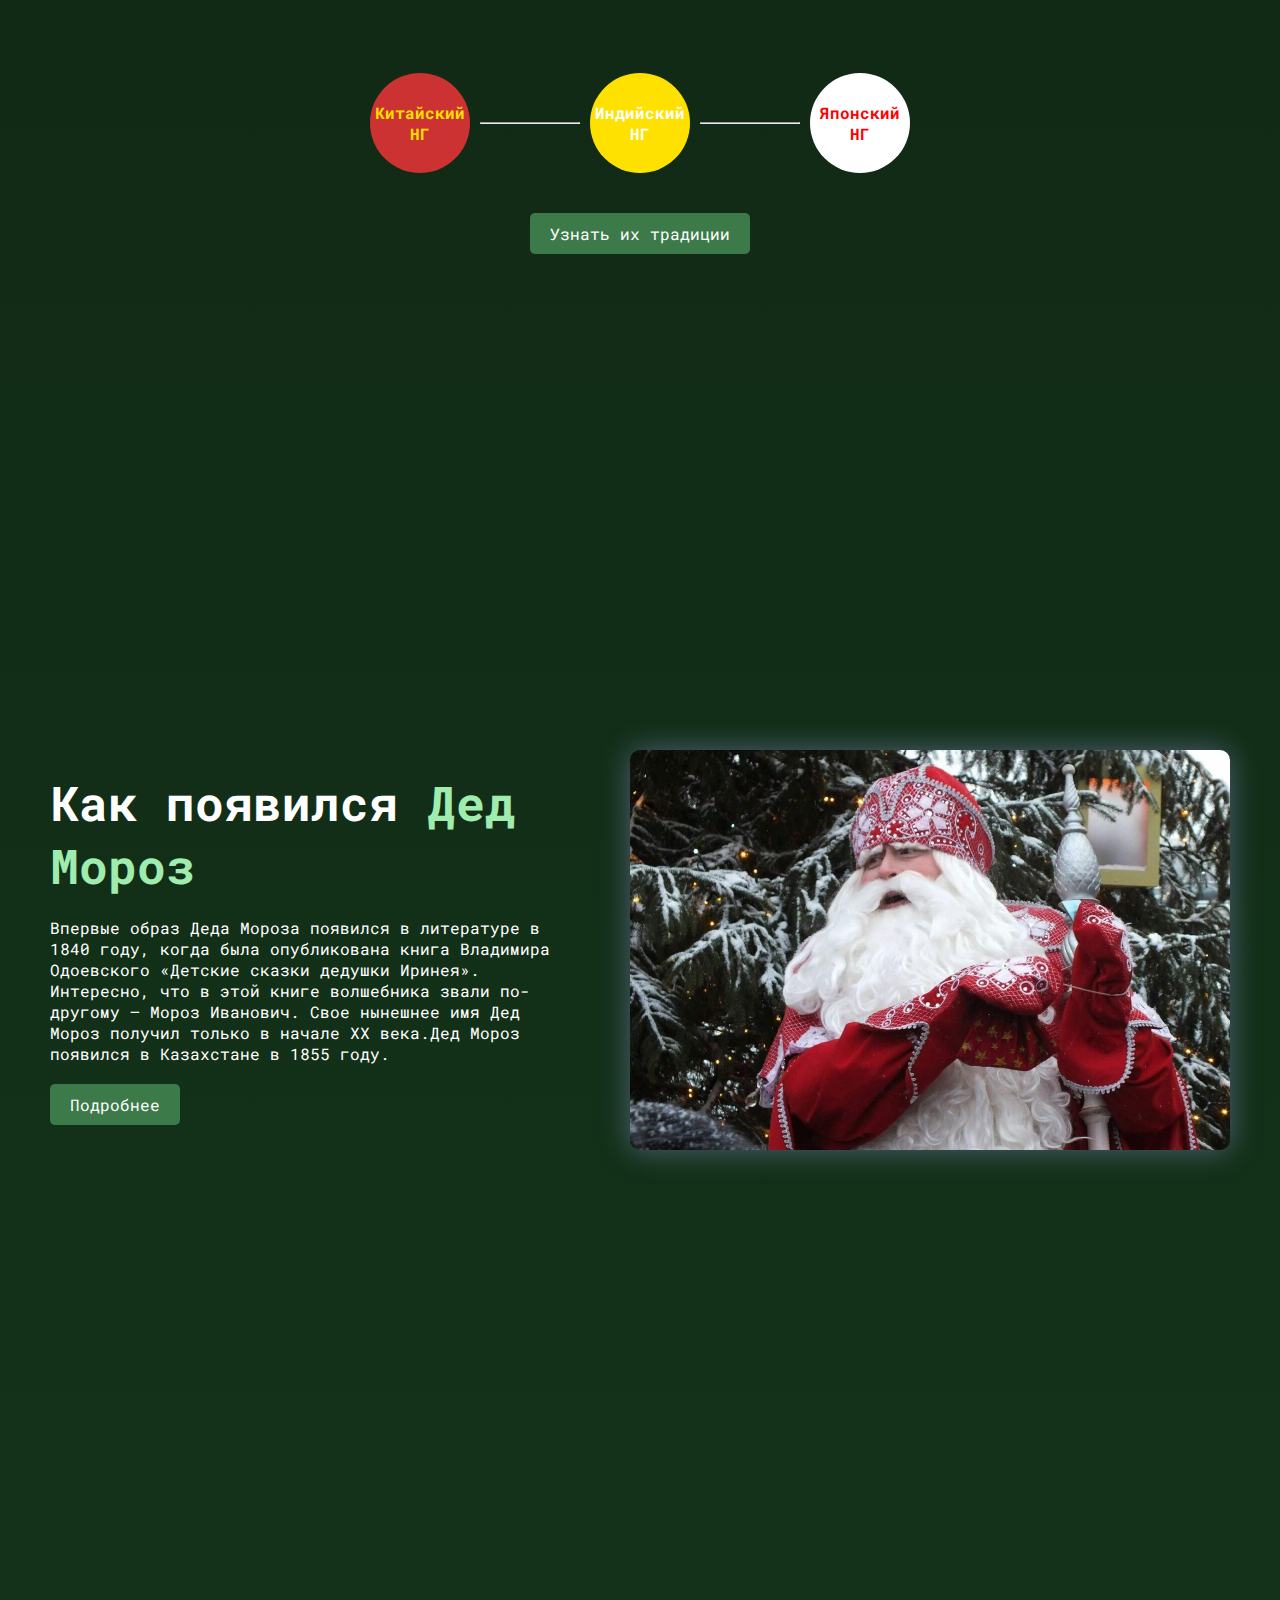
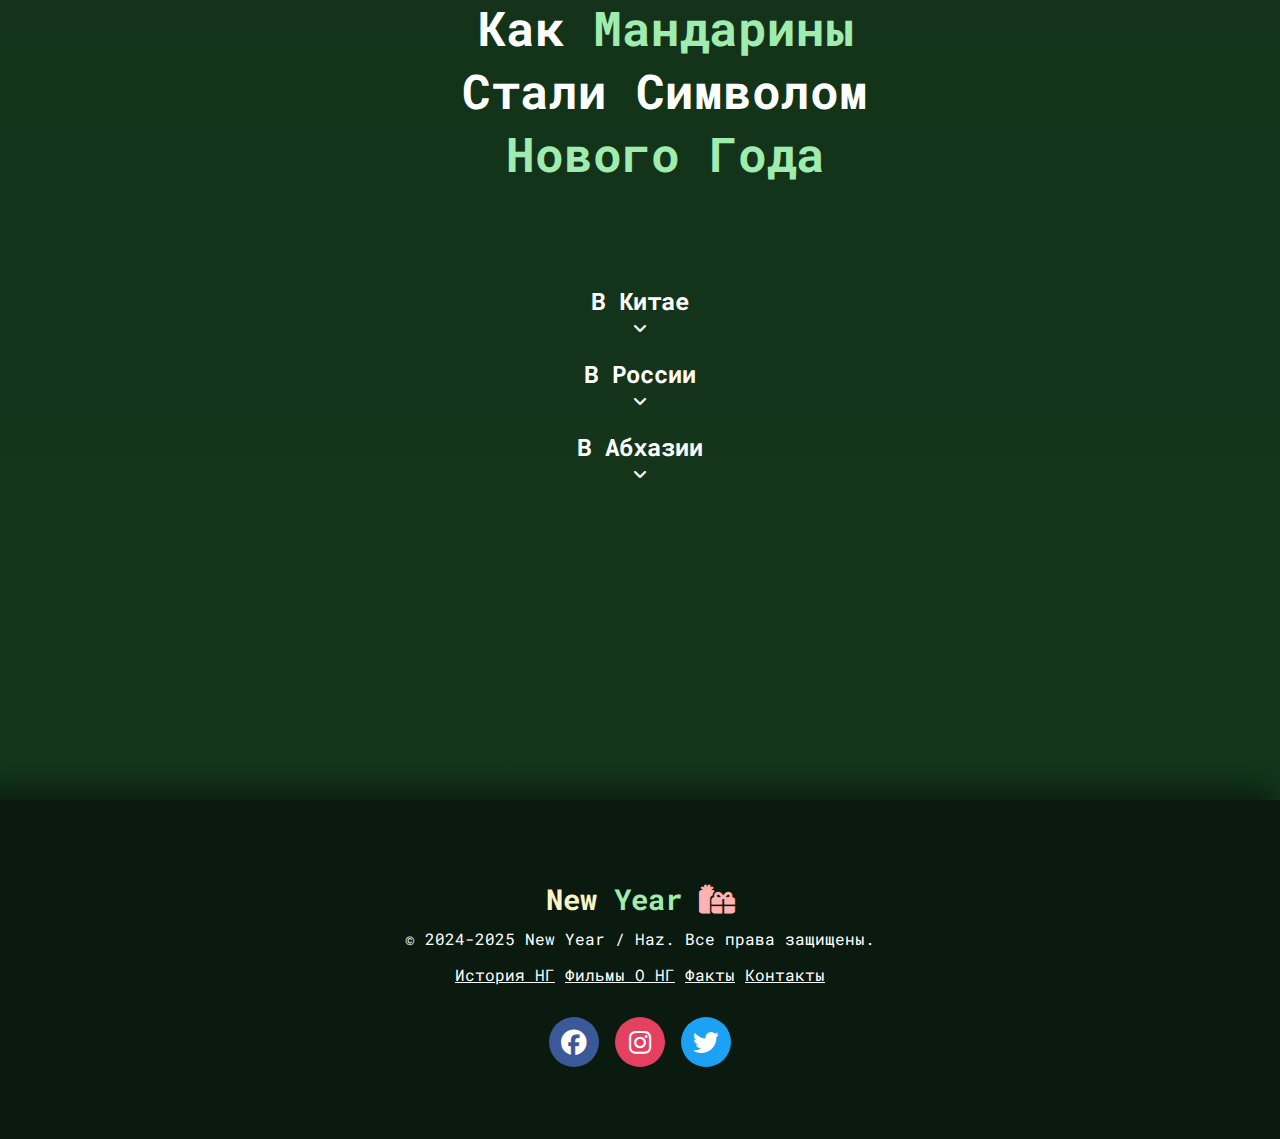
<file: pages/history-of-new-year.html>
<!DOCTYPE html>
<html lang="en">
<head>
    <meta charset="UTF-8">
    <meta name="viewport" content="width=device-width, initial-scale=1.0">
    <link rel="stylesheet" href="../styles/style.css">
    <link rel="stylesheet" href="https://cdnjs.cloudflare.com/ajax/libs/font-awesome/6.7.2/css/all.min.css" integrity="sha512-Evv84Mr4kqVGRNSgIGL/F/aIDqQb7xQ2vcrdIwxfjThSH8CSR7PBEakCr51Ck+w+/U6swU2Im1vVX0SVk9ABhg==" crossorigin="anonymous" referrerpolicy="no-referrer" />
    <title>History Of New Year</title>
    <link rel="stylesheet" href="../styles/history.css">
</head>
<body>
     <!-- snowfall -->
     <div id="snowfall-container"></div>


     <!-- header -->
 
     <header>
         <nav>
             <div class="container">
                 <a href="../index.html" class="logo">New <span>Year </span><i class="fa-solid fa-gifts"></i></a>
                 <div class="nav-list">
                     <a href="./history-of-new-year.html">История НГ</a>
                     <a href="./films.html">Фильмы О НГ</a>
                     <a href="./facts.html">Факты</a>
                     <a class="nav-btn" href="./contacts.html">Контакты</a>
                 </div>
             </div>
         </nav>
         <div class="hero">
             <div class="text-container">
                 <h1>История <span>Нового Года!</span></h1>
                 <p>Сейчас вы узнаете многое об истории Рождетсва.</p>
                 <a href="#story" class="btn">Подробнее</a>
             </div>
         </div>
     </header>

     <!-- main of html document -->

     <main>
         <section class="history" id="story">
             <div class="container">
                <div class="text-container">
                    <h2>Так Как Же<span> Он Появился?</span></h2>
                    <p>В России до XV века Новый год отмечался 1 сентября. Однако в 1699 году Пётр I издал указ, согласно которому Новый год начали отмечать 1 января. Сдвиг даты празднования был связан с желанием царя синхронизировать российский календарь с календарями европейских стран.</p>
                    <a href="#christ" class="btn">Другая История</a>
                </div>
                <img src="../images/history-img.jpg" alt="">
             </div>
         </section>

         <!-- history version 2 -->

         <section class="history history-2" id="christ">
             <div class="container">
                 <img src="../images/history-Jesus.jpg" alt="">
                 <div class="text-container">
                     <h2>Версия<span> Христьян</span></h2>
                     <p>Связь Нового года с христианством прослеживается в том, что отсчёт летоисчисления в большинстве международных организаций и государственных образований идёт именно от Рождества Иисуса Христа.</p>
                     <a href="#ver" class="btn">Больше</a>
                 </div>
             </div>
         </section>

         <!-- history our version section -->

         <section class="our-versions" id="ver">
            <div class="container-block">
                <div class="text-container">
                    <h2>Вид Рождества в <span>других Народов</span></h2>
                </div>
                <div class="versions">
                    <div class="version china">
                        <p>Китайский НГ</p>
                    </div>
                    <hr>
                    <div class="version india">
                        <p>Индийский НГ</p>
                    </div>
                    <hr>
                    <div class="version japan">
                        <p>Японский НГ</p>
                    </div>
                </div>
                <a href="./facts.html#trad" class="btn" style="margin-top: 40px;">Узнать их традиции</a>
            </div>
         </section>
         
                 <!-- как появился дед мороз section -->

        <section class="how-to-come">
            <div class="container">
                <div class="text-container">
                    <h2>Как появился <span>Дед Мороз</span></h2>
                    <p>Впервые образ Деда Мороза появился в литературе в 1840 году, когда была опубликована книга Владимира Одоевского «Детские сказки дедушки Иринея». Интересно, что в этой книге волшебника звали по-другому — Мороз Иванович. Свое нынешнее имя Дед Мороз получил только в начале XX века.Дед Мороз появился в Казахстане в 1855 году.</p>
                    <a href="#" class="btn">Подробнее</a>
                </div>
                <img class="santa" src="../images/ded-moros.jfif" alt="">
            </div>
        </section>

        <!-- истрия мандаринов -->

        <section class="accordion">
            <div class="container-block">
                <div class="text-container">
                    <h2>Как <span>Мандарины</span> Стали Символом <span>Нового Года</span></h2>
                </div> 
                <div class="accordion-item">
                    <div class="accordion-header">
                        <h2>В Китае</h2>
                        <i class="fa-solid fa-angle-down"></i>
                    </div>
                    <div class="accordion-content">
                        <p>В Китае мандарины ассоциировались с праздником и считались символом богатства и удачи.</p>
                    </div>
                </div>
                <div class="accordion-item">
                    <div class="accordion-header">
                        <h2>В России</h2>
                        <i class="fa-solid fa-angle-down"></i>
                    </div>
                    <div class="accordion-content">
                        <p>В Россию мандарины впервые попали из Германии в 1870-х годах.</p>
                    </div>
                </div>
                <div class="accordion-item">
                    <div class="accordion-header">
                        <h2>В Абхазии</h2>
                        <i class="fa-solid fa-angle-down"></i>
                    </div>
                    <div class="accordion-content">
                        <p>В 1890-х годах Абхазия начала выращивать мандариновые деревья и привозить плоды в Россию. Доставка занимала меньше времени, и к Новому году обеспеченные жители больших городов могли купить этот фрукт.</p>
                    </div>
                </div>
            </div>
            <!-- Add more accordion items as needed -->
        </section>

     </main>

     <!-- footer -->

    <footer>
        <div class="container-block">
            <div class="text-footer">
                <a href="#" class="logo">New <span>Year </span><i class="fa-solid fa-gifts"></i></a>
                <p>&copy; 2024-2025 New Year / Haz. Все права защищены.</p>
            </div>
            <div class="links">
                <a href="./history-of-new-year.html">История НГ</a>
                <a href="./films.html">Фильмы О НГ</a>
                <a href="./facts.html">Факты</a>
                <a href="./contacts.html">Контакты </a>
            </div>
            <div class="soc">
                <a href="#" class="facebook"><i class="fa-brands fa-facebook"></i></a>
                <a href="#" class="instagramm"><i class="fa-brands fa-instagram"></i></a>
                <a href="#" class="twitter"><i class="fa-brands fa-twitter"></i></a>
            </div>
        </div>
    </footer>

    <script src="../javascript/accordeon.js"></script>
    <!-- snowflake effect -->
    <script src="../javascript/snow.js"></script>
</body>
</html>
</file>
<file: styles/contacs.css>
/* header section */

header {
    background: linear-gradient(rgba(0, 0, 0, 0.5), rgba(0, 0, 0, 0.5)), 
                url(../images/bg-img-contacts.jpg) center/cover no-repeat !important;
}

/* form styles */

.contacts {
    height: 100vh;
    display: flex;
    align-items: center;
    justify-content: center;
    margin-block: 100px;
}

form {
    width: 400px;
    min-height: 500px;
    padding: 20px;
    background: #f2f2f2;
    border-radius: 10px;
    box-shadow: 0px 0px 30px #a0a2ec71;
    display: flex;
    flex-direction: column;
}

input, textarea {
    margin: 10px 0;
    padding: 10px;
    border-radius: 5px;
    width: 100%;
}

textarea {
    height: 400px;
    resize: none;
}
/* 
informations  */

.informations {
    display: flex;
    align-items: center;
    justify-content: center;
    height: 100vh;
}

.ours {
    max-width: 300px;
    margin-inline: auto !important;
    margin-right: 50px;
    display: flex;
    align-items: center;
    justify-content: center;
    flex-direction: column;
    padding: 20px;
}

.informations .text-container {
    margin-bottom: 100px;
}

.map {
    border-radius: 20px;
    box-shadow: 0px 0px 30px #ffffff71;
}

.info {
    margin-bottom: 30px;
}

@media (max-width: 768px) {
    form {
        width: 100%;
        padding: 10px;
    }
    .map {
        width: 90% !important;
    }
    .map iframe {
        width: 100% !important;
        height: 400px;
    }
}
</file>
<file: styles/facts.css>
/* header facts settings */

header {
    background: url(../images/header-facts-img.jfif) center/cover no-repeat;
}

/* facts */

.facts {
    min-height: 100vh;
    display: flex;
    align-items: center;
    justify-content: center;
}

.facts .text-container {
    margin-bottom: 100px;
}

.facts-list {
    display: flex;
    align-items: center;
    justify-content: center;
    flex-wrap: wrap;
}

.fact {
    width: 300px;
    margin: 20px;
    padding: 20px;
    border-radius: 10px;
    box-shadow: 8px 8px 5px rgba(0, 0, 0, 0.5);
}

.fact.a {
    background: linear-gradient(rgba(0, 0, 0, 0.344), rgba(0, 0, 0, 0.558)) ,url(../images/facts/fact-1.jfif) center/cover no-repeat;
}

.fact.b {
    background: linear-gradient(rgba(0, 0, 0, 0.344), rgba(0, 0, 0, 0.558)) ,url(../images/facts/fact-2.gif) center/cover no-repeat;
}

.fact.c {
    background: linear-gradient(rgba(0, 0, 0, 0.344), rgba(0, 0, 0, 0.558)) ,url(../images/facts/fact-3.webp) center/cover no-repeat;
}

.fact.d {
    background: linear-gradient(rgba(0, 0, 0, 0.344), rgba(0, 0, 0, 0.558)) ,url(../images/facts/fact-4.webp) center/cover no-repeat;
}

.fact.e {
    background: linear-gradient(rgba(0, 0, 0, 0.344), rgba(0, 0, 0, 0.558)) ,url(../images/facts/fact-5.jfif) center/cover no-repeat;
}

.fact h2 {
    margin-bottom: 20px;
}

/* tarditions */

.traditions {
    min-height: 100vh;
    display: flex;
    align-items: center;
    justify-content: center;
    margin-top: 200px;
}

.traditions img {
    object-fit: cover;
    object-position: center;
    max-width: 500px;
    border-radius: 20px;
    margin-bottom: 50px;
}

.trad-list {
    display: flex;
    align-items: center;
    justify-content: center;
    flex-direction: column;
}

.trad {
    display: flex;
    align-items: center;
    justify-content: center;
    flex-direction: column-reverse;
    margin-top: 100px;
}
</file>
<file: styles/film.css>
/* header settings */

header {
    background: linear-gradient(rgba(0, 0, 0, 0.5), rgba(0, 0, 0, 0.5)), 
                url(../images/Header-img-film.jfif) center/cover no-repeat !important;
}

/* slider settings */

.films {
    display: flex;
    align-items: center;
    justify-content: center;
    flex-direction: column;
}

.swiper-container {
    width: 80%;
    max-width: 1000px;
    margin: 0 auto;
    padding: 20px 0; 
    overflow: hidden; 
}


.swiper-slide {
    width: 220px;  
    height: 320px; 
    box-shadow: 0 4px 8px rgba(0,0,0,0.1);
    border-radius: 8px;
    overflow: hidden;
}

.swiper-slide img {
    display: block;
    width: 100%;
    height: 55%;
    object-fit: cover;
}

.slide-content {
    padding: 10px; 
    background-color: #fff;
}

.slide-content h3 {
    margin-top: 0;
    margin-bottom: 5px;
    color: #333;
    font-size: 2rem; 
}

.slide-content p {
    font-size: 1.2rem;
    color: #666;
    margin-bottom: 8px; 
}

/* Стилизация кнопок пагинации */
.swiper-pagination {
    position: absolute;
    bottom: 10px;
    left: 50%;
    transform: translateX(-50%);
    z-index: 10
}

.swiper-pagination-bullet {
    width: 12px;
    height: 12px;
    background-color: rgba(255, 255, 255, 0.5) !important; 
    border-radius: 50%;
    margin: 0 6px;
    cursor: pointer;
    transition: background-color 0.3s ease, transform 0.3s ease;
}

.swiper-pagination-bullet-active {
    background-color: #a0ecaf;
    transform: scale(1.2);
}

/* Стилизация кнопок навигации */
.swiper-button-prev, .swiper-button-next {
    position: absolute;
    top: 50%;
    transform: translateY(-50%);
    width: 40px;
    padding: 20px;
    height: 40px;
    background-color: rgba(160, 236, 175, 0.8);
    border-radius: 50%;
    color: #fff !important;
    display: flex;
    align-items: center;
    justify-content: center;
    cursor: pointer;
    transition: background-color 0.3s ease, transform 0.3s ease;
    z-index: 10; 
}

.swiper-button-prev::after, .swiper-button-next::after {
    font-family: 'Font Awesome 6 Free';
    font-weight: 900;
    font-size: 18px;
}

.swiper-button-prev::after {
    content: '\f104'; 
}

.swiper-button-next::after {
    content: '\f105';
}
.swiper-button-prev {
    left: 10px; 
}

.swiper-button-next {
    right: 10px;
}

.swiper-button-prev:hover, .swiper-button-next:hover {
    background-color: #3b9a51; 
    transform: translateY(-50%) scale(1.1);
}

@media (max-width: 668px) {
    .swiper-slide {
        font-size: 0.7rem;
    }

    .swiper-slide p {
        font-size: 1rem;
    }

    img {
        height: 250px !important;
    }

    .swiper-slide h3 {
        font-size: 1.5rem;
    }
}
</file>
<file: styles/history.css>
/* header img */

header {
    background: linear-gradient(rgba(0, 0, 0, 0.5), rgba(0, 0, 0, 0.5)), 
                url(../images/1920x1080-px-beautiful-Christmas-gift-holiday-merry-santa-snow-tree-winter-1796647.jpg) center/cover no-repeat;
}

/* main content */

.history, .how-to-come {
    display: flex;
    align-items: center;
    justify-content: center;
    height: 100vh;
}

.history img, .santa {
    width: 600px;
    box-shadow: 0px 0px 30px #a0a2ec71;
    height: 400px;
    border-radius: 10px;
    object-fit: cover;
    margin-right: 50px;
}

.history p {
    padding: 10px;
    background-color: #426f3e;
    border-radius: 20px;
    margin-left: 30px;
} 

/* history version 2 stylesheet */

.history-2 img {
    margin-left: 50px;
    margin-right: 0;
}

.history-2 p{
    margin-left: 0;
    margin-right: 50px;
    background-color: rgb(151, 95, 95);
    text-align: left;
}

.history-2{
    text-align: right;
}

.history-2 .text-container {
    margin-right: 50px;
}

/* our traditional */

.our-versions {
    display: flex;
    align-items: center;
    justify-content: center;
    height: 100vh;
}

.our-versions .text-container {
    margin-bottom: 100px;
}

.versions {
    display: flex;
    align-items: center;
    justify-content: center;
    flex-wrap: wrap;
}

hr {
    width: 100px;
    margin: 10px;
}

.version {
    display: flex;
    align-items: center;
    justify-content: center;
    width: 100px;
    height: 100px;
    border-radius: 50%;
    background-color: #a0ecb471;
    font-weight: bolder;
}

.japan {
    background-color: #ffffff;
    color: rgb(255, 0, 0);
}

.china {
    color: #ffe100;
    background-color: #cd3232;
}

.india {
    color: rgb(255, 255, 255);
    background-color: #ffe100;
}

.accordion-content {
    max-height: 0;
    overflow: hidden;
}

.accordion-item {
    cursor: pointer;
    margin-bottom: 20px;
}

.accordion-header i {
    transform: rotate(0deg);
    transition: transform 0.5s ease-out;
}

.accordion-item.active .accordion-header i {
    transform: rotate(180deg);
}

.accordion {
    width: 80%;
    height: 100vh;
    margin-inline: auto;
    display: flex;
    align-items: center;
    justify-content: center;
}

.accordion-content p {
    max-width: 300px;
}

.accordion .text-container {
    margin-bottom: 100px;
}
</file>
<file: styles/style.css>
@import url('https://fonts.googleapis.com/css2?family=Roboto+Mono:ital,wght@0,100..700;1,100..700&display=swap'); /* link css font Roboto mono*/

/* reset css */

* {
    box-sizing: border-box;
    margin: 0;
    padding: 0;
    font-family: 'Roboto Mono';
    transition: all 0.3s ease;
}

html {
    scroll-behavior: smooth;
}

body {
    background: linear-gradient(180deg, rgba(12,24,15,1) 0%, rgb(21, 57, 28) 100%);
    min-height: 100vh;
    color: #fff;
    overflow-x: hidden;
}

button, input, textarea {
    border: none !important;
    width: 100%;
    cursor: pointer;
    &:focus {
        outline: none;
    }
}

/* header */

header {
    box-shadow:  0px 10px 30px #202f24;
    background: url(../images/christmas_decorations_new_year_christmas_118570_3840x2400.jpg) center/cover no-repeat;
    height: 100vh;
    color: #fff;
}

nav {
    z-index: 99999999999999999999;
    box-shadow: 0px 8px 10px #204f2b7d;
    background-color: #38664156;
    backdrop-filter: blur(10px);
    padding: 25px;
    position: fixed;
    width: 100%;
}

.container {
    width: 100%;
    display: flex;
    align-items: center;
    justify-content: space-between;
}

.nav-list {
    display: flex;
    align-items: center;
    justify-content: center;
}

.nav-list a {
    color: #fff;
    text-decoration: none;
    margin-right: 20px;
    position: relative;
    transition: color 0.3s ease;
}

.logo {
    font-size: 1.8rem;
    text-decoration: none;
    color: rgb(248, 244, 198);
    font-weight: bolder;
}

.logo i {
    color: rgb(255, 178, 178);
}

span {
    font-size: 1.8rem;
    color: #a0ecaf;
}

/* links beautifully animations  */

.nav-list a:not(.nav-btn)::before,
.nav-list a:not(.nav-btn)::after {
    content: '';
    position: absolute;
    width: 0;
    height: 2px;
    background-color: #a0ecaf;
    transition: width 0.3s ease;
}

.nav-list a:not(.nav-btn)::before {
    left: 0;
    top: -5px;
}

.nav-list a:not(.nav-btn)::after {
    right: 0;
    bottom: -5px;
}

.nav-list a:not(.nav-btn):hover {
    color: #a0ecaf;
}

.nav-list a:not(.nav-btn):hover::before,
.nav-list a:not(.nav-btn):hover::after {
    width: 100%;
}

.nav-btn, .btn {
    display: inline-block;
    padding: 10px 20px;
    background-color: #3c7b49;
    color: #ffffff;
    text-decoration: none;
    border-radius: 5px;
    transition: all 0.3s ease;
    position: relative;
    overflow: hidden;
}

.nav-btn::before, .btn::before {
    content: '';
    position: absolute;
    top: 0;
    left: -100%;
    width: 100%;
    height: 100%;
    background: linear-gradient(120deg, transparent, rgba(255, 255, 255, 0.3), transparent);
    transition: all 0.5s;
}

.nav-btn:hover, .btn:hover {
    background-color: #3b9a51;
    box-shadow: 0 0 10px rgba(160, 236, 175, 0.5);
    color: #75e98c;
}

.nav-btn:hover::before, .btn:hover::before {
    left: 100%;
}

.hero{
    height: 100vh;
    display: flex;
    align-items: center;
    justify-content: start;
}

.text-container {
    margin-left: 50px;
    max-width: 500px;
}

.text-container h1, .text-container h2, .text-container span {
    font-size: 3rem;
}

.text-container p {
    margin-block: 20px;
}

/* main */

main {
    padding: 100px 0;
}

/* about site stylesheet */

.about {
    margin-bottom: 50px;
    display: flex;
    align-items: center;
    justify-content: center;
    height: 100vh;
}

.about .text-container {
    text-shadow: 3px 3px 20px #a0ecaf;
}

.about .img {
    max-width: 400px;
    height: 500px;
    object-fit: cover;
    margin-right: 50px;
    box-shadow: 0px 0px 30px #a0a2ec71;
    border-radius: 20px;
}

.wrapper {
    display: flex;
    align-items: center;
    margin-top: 30px;
}

.wrapper audio {
    border: 3px solid rgb(235, 91, 91);
    border-radius: 80px;
}

.wrapper img {
    width: 100px !important;
    position: absolute;
    margin-bottom: 55px;
    margin-left: 210px;
    filter: drop-shadow(5px 0px 10px rgba(149, 8, 8, 0.625));
    z-index: 10;
    object-fit: cover;
}

.text-container ul{
    margin-left: 50px;
}

/* news  */

.news {
    margin-block: 100px;
    display: flex;
    align-items: center;
    justify-content: center;
    min-height: 100vh;
}

.news img {
    width: 100%;
    object-fit: cover;
    height: 40%;
    border-top-left-radius: 10px;
    border-top-right-radius: 10px;
}

.container-block {
    display: flex;
    align-items: center;
    justify-content: center;
    flex-direction: column;
    text-align: center;
}

.news .text-container {
    text-shadow: 3px 3px 20px #a0ecaf;
    margin-bottom: 60px;
}

.news-list {
    display: flex;
    flex-wrap: wrap;
    justify-content: space-around;
    margin-top: 50px;
    gap: 70px !important;
}

.card {
    width: 300px;
    min-height: 500px;
    display: flex;
    align-items: center;
    justify-content: start;
    flex-direction: column;
    color: #ffffff;
    background-color: #1c4925;
    box-shadow: 10px 10px 30px 3px #0000003e, inset 5px 3px 10px rgba(255, 255, 255, 0.155);
    border-radius: 10px;
}

.card-text{
    text-shadow: 3px 3px 20px #a0ecaf;
    margin-block: auto;
}

.card-text p {
    margin-block: 20px;
}

/* footer */

footer {
    background-color: #0b1a0e;
    color: #fff;
    text-align: center;
    padding: 80px 0px;
    box-shadow: -15px 0px 30px 10px #0b1a0e;
}

footer .container-block {
    gap: 10px !important;
}

footer a {
    color: white;
}

footer p {
    margin-top: 10px;
}

footer .links {
    margin-top: 5px;
}

footer .soc {
    font-size: 1.6rem;
    margin-top: 30px;
}

.facebook {
    border-radius: 50%;
    background: #3b5998;
    padding: 8px 12px;
}

.instagramm {
    border-radius: 50%;
    background: #e4405f;
    padding: 8px 14px;
}

.twitter {
    border-radius: 50%;
    background: #1da1f2;
    padding: 8px 12px;
}

/* Snowfall effect */
.snowflake {
    color: #fff;
    font-size: 1em;
    font-family: Arial, sans-serif;
    text-shadow: 0 0 5px #000;
    position: fixed;
    top: -10%;
    z-index: 9999;
    user-select: none;
    cursor: default;
    animation-name: snowflakes-fall, snowflakes-shake;
    animation-duration: 10s, 3s;
    animation-timing-function: linear, ease-in-out;
    animation-iteration-count: infinite, infinite;
    animation-play-state: running, running;
}

@keyframes snowflakes-fall {
    0% {
        top: -10%;
    }
    100% {
        top: 100%;
    }
}

@keyframes snowflakes-shake {
    0%, 100% {
        transform: translateX(0);
    }
    50% {
        transform: translateX(80px);
    }
}

.video {
    height: 100vh;
    display: flex;
    align-items: center;
    justify-content: center;
}

.video iframe {
    border: 6px solid #306e3f;
    border-top: 15px solid #dddddd;
}

@media (max-width: 768px) {
    .hero {
        margin-top: 330px;
    }

    .nav-list {
        flex-direction: column;
        align-items: center;
        text-align: center;
        gap: 20px;
        padding: 0px;
        margin-top: 30px;
    }

    nav .container {
        flex-direction: column !important;
    }

    nav {
        left: 0;
        top: 0;
        position: absolute;
        padding: 0px !important;
    }

    .container-block {
        text-align: center !important;
    }

    .container {
        display: flex;
        text-align: center;
        flex-direction: column-reverse !important;
        align-items: center;
        text-align: center !important;
        padding: 50px 0;
    }

    li {
        text-align: left;
        align-self: self-start;
    }
    
    section {
        margin-block: 400px !important;
    }

    section img {
        margin-bottom: 50px;
        margin-inline: auto !important;
        width: 90% !important;
    }

    .news img {
        width: 100% !important;
    }

    .films img {
        width: 100% !important;
        margin-bottom: 0px;
    }

    .video iframe {
        margin-inline: auto !important;
        margin-bottom: 50px !important;
        width: 90% !important;
        height: 300px;
    }

    .text-container {
        margin-inline: auto !important;
        width: 90% !important;
    }

    .wrapper img {
        transform: translateX(200%);
    }

}
</file>
